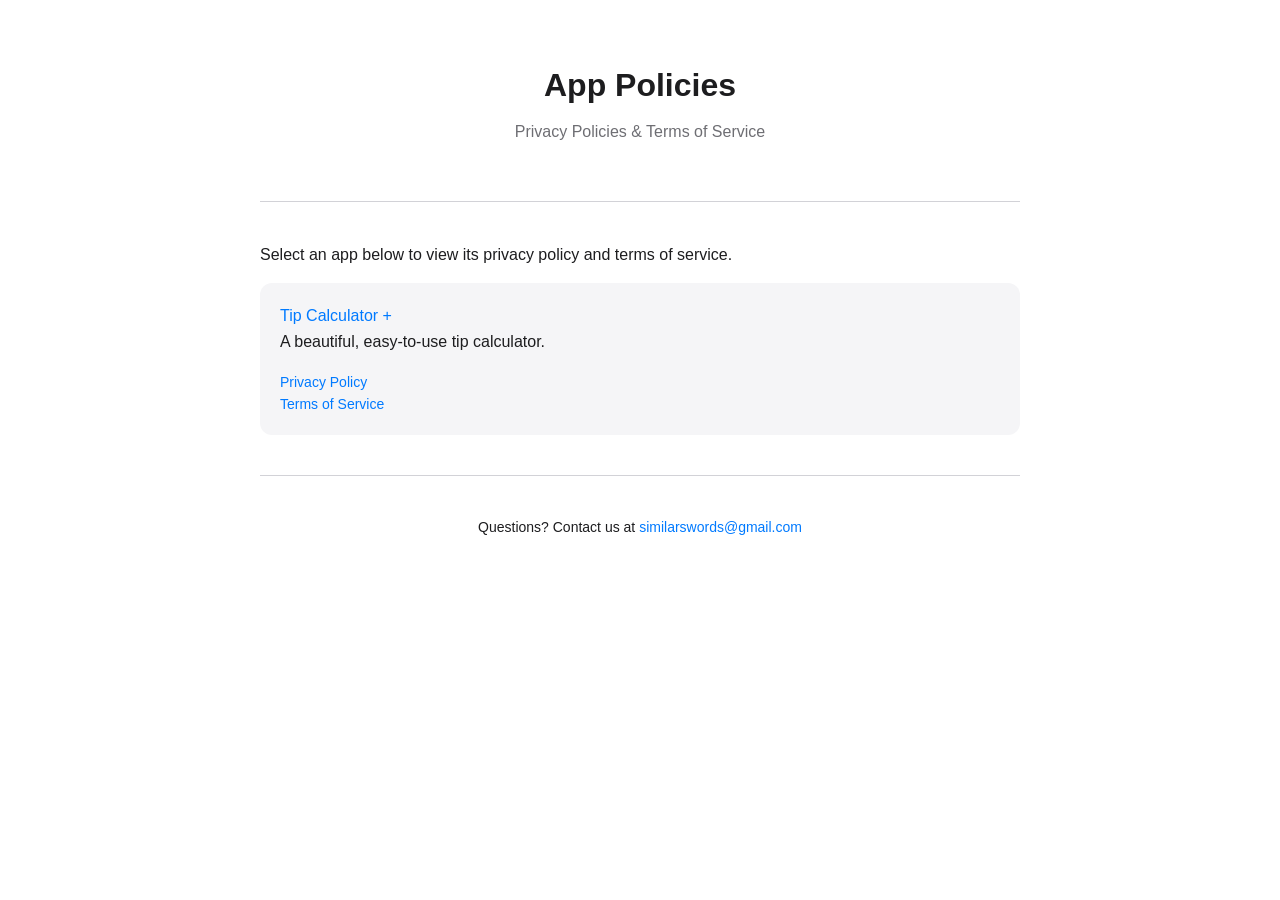
<file: index.html>
<!DOCTYPE html>
<html lang="en">
<head>
    <meta charset="UTF-8">
    <meta name="viewport" content="width=device-width, initial-scale=1.0">
    <title>App Policies</title>
    <link rel="stylesheet" href="style.css">
</head>
<body>
    <header>
        <h1>App Policies</h1>
        <p class="subtitle">Privacy Policies & Terms of Service</p>
    </header>

    <main>
        <p>Select an app below to view its privacy policy and terms of service.</p>

        <ul class="app-list">
            <li>
                <a href="tip-calculator-plus/index.html">Tip Calculator +</a>
                <p>A beautiful, easy-to-use tip calculator.</p>
                <div class="links">
                    <a href="tip-calculator-plus/privacy-policy.html">Privacy Policy</a>
                    <a href="tip-calculator-plus/terms-of-service.html">Terms of Service</a>
                </div>
            </li>
            <!-- Add more apps here as needed -->
        </ul>
    </main>

    <footer>
        <p>Questions? Contact us at <a href="mailto:similarswords@gmail.com">similarswords@gmail.com</a></p>
    </footer>
</body>
</html>
</file>
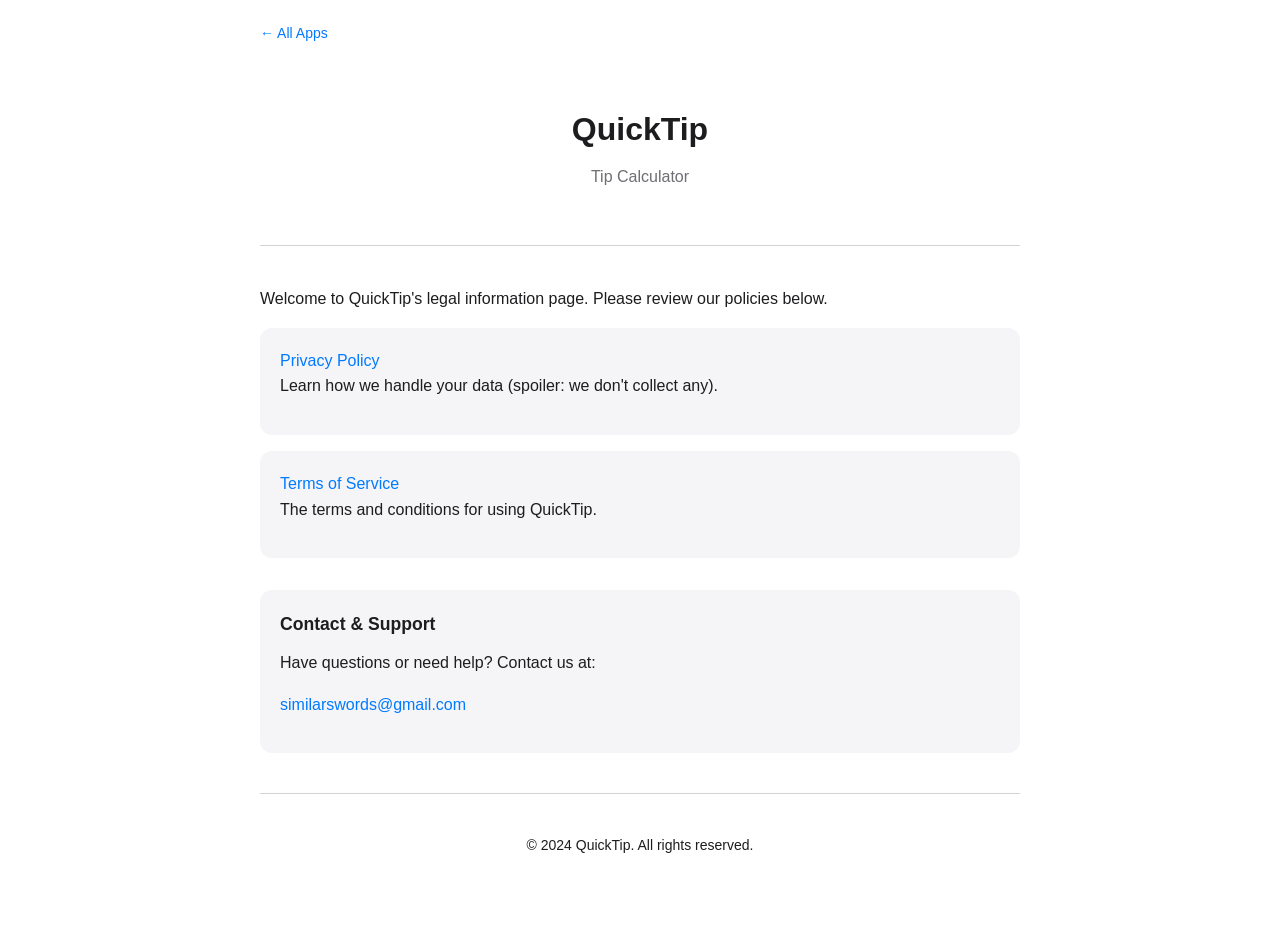
<file: quicktip/index.html>
<!DOCTYPE html>
<html lang="en">
<head>
    <meta charset="UTF-8">
    <meta name="viewport" content="width=device-width, initial-scale=1.0">
    <title>QuickTip - Legal</title>
    <link rel="stylesheet" href="../style.css">
</head>
<body>
    <a href="../index.html" class="back-link">&larr; All Apps</a>

    <header>
        <h1>QuickTip</h1>
        <p class="subtitle">Tip Calculator</p>
    </header>

    <main>
        <p>Welcome to QuickTip's legal information page. Please review our policies below.</p>

        <ul class="app-list">
            <li>
                <a href="privacy-policy.html">Privacy Policy</a>
                <p>Learn how we handle your data (spoiler: we don't collect any).</p>
            </li>
            <li>
                <a href="terms-of-service.html">Terms of Service</a>
                <p>The terms and conditions for using QuickTip.</p>
            </li>
        </ul>

        <div class="contact-info">
            <h3>Contact & Support</h3>
            <p>Have questions or need help? Contact us at:</p>
            <p><a href="mailto:similarswords@gmail.com">similarswords@gmail.com</a></p>
        </div>
    </main>

    <footer>
        <p>&copy; 2024 QuickTip. All rights reserved.</p>
    </footer>
</body>
</html>
</file>
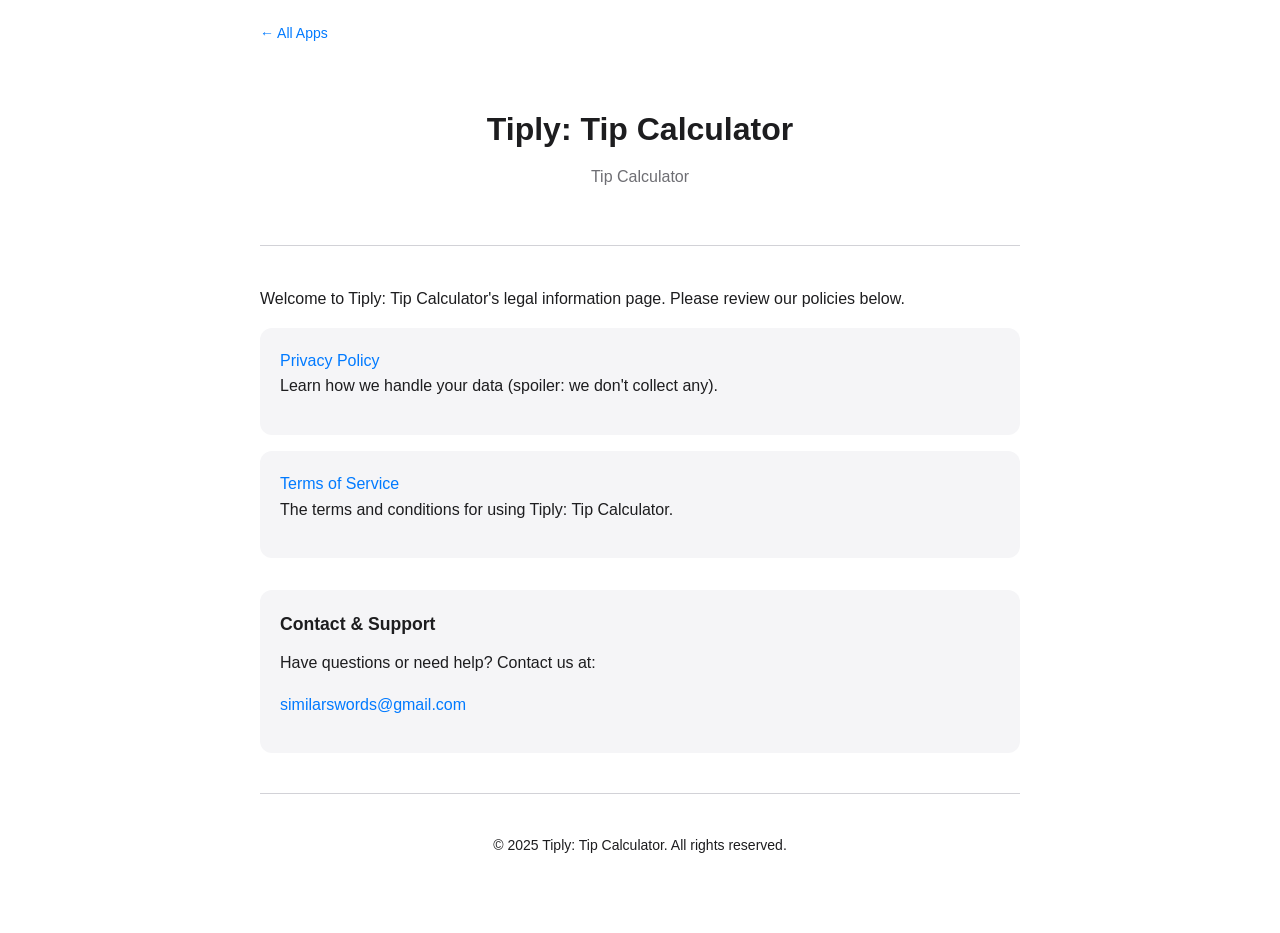
<file: tip-calculator-plus/index.html>
<!DOCTYPE html>
<html lang="en">
<head>
    <meta charset="UTF-8">
    <meta name="viewport" content="width=device-width, initial-scale=1.0">
    <title>Tiply: Tip Calculator - Legal</title>
    <link rel="stylesheet" href="../style.css">
</head>
<body>
    <a href="../index.html" class="back-link">&larr; All Apps</a>

    <header>
        <h1>Tiply: Tip Calculator</h1>
        <p class="subtitle">Tip Calculator</p>
    </header>

    <main>
        <p>Welcome to Tiply: Tip Calculator's legal information page. Please review our policies below.</p>

        <ul class="app-list">
            <li>
                <a href="privacy-policy.html">Privacy Policy</a>
                <p>Learn how we handle your data (spoiler: we don't collect any).</p>
            </li>
            <li>
                <a href="terms-of-service.html">Terms of Service</a>
                <p>The terms and conditions for using Tiply: Tip Calculator.</p>
            </li>
        </ul>

        <div class="contact-info">
            <h3>Contact & Support</h3>
            <p>Have questions or need help? Contact us at:</p>
            <p><a href="mailto:similarswords@gmail.com">similarswords@gmail.com</a></p>
        </div>
    </main>

    <footer>
        <p>&copy; 2025 Tiply: Tip Calculator. All rights reserved.</p>
    </footer>
</body>
</html>
</file>
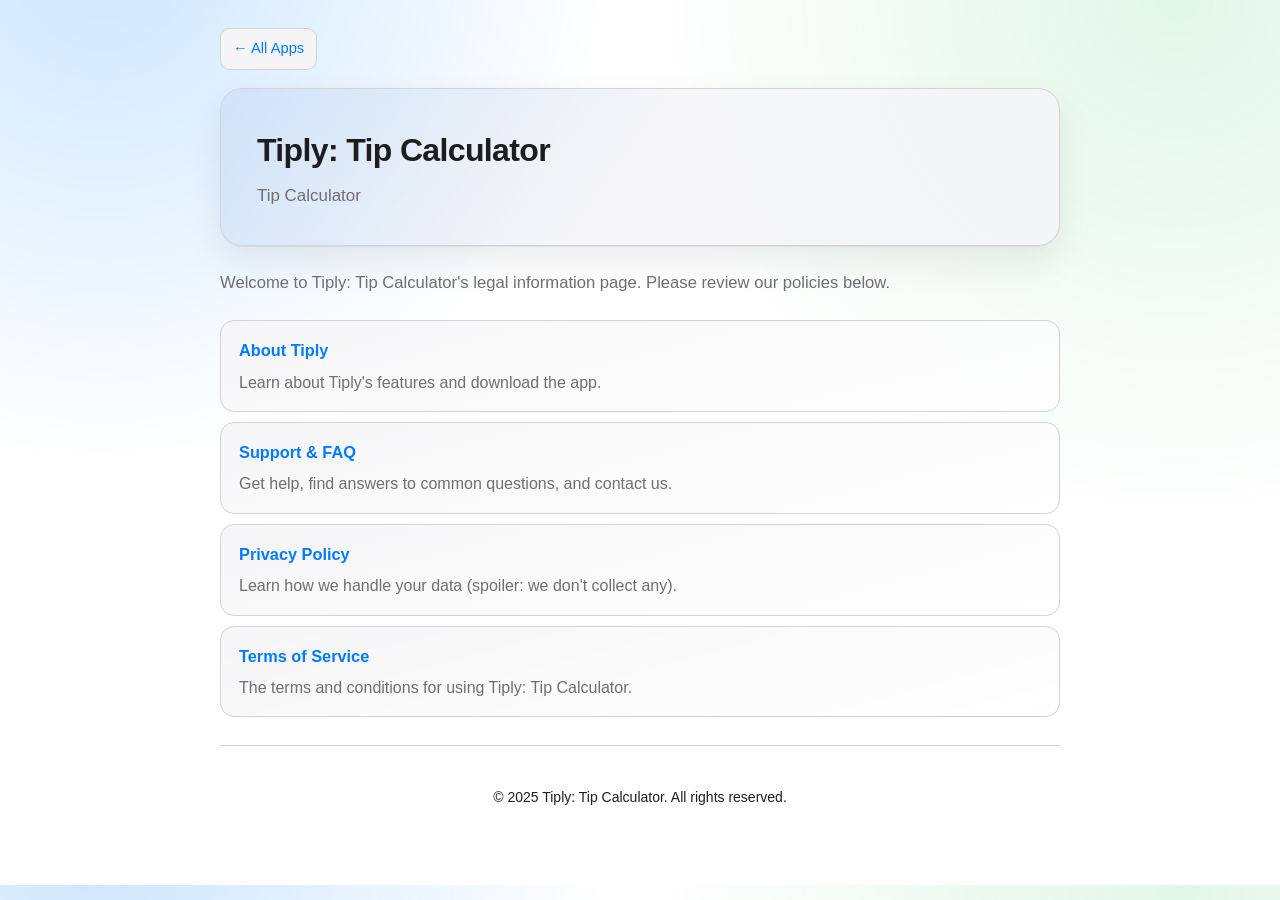
<file: tiply/index.html>
<!DOCTYPE html>
<html lang="en">
<head>
    <meta charset="UTF-8">
    <meta name="viewport" content="width=device-width, initial-scale=1.0">
    <title>Tiply: Tip Calculator - Legal</title>
    <link rel="stylesheet" href="../style.css">
</head>
<body class="tiply-modern">
    <div class="top-bar">
        <a href="../index.html" class="back-link">&larr; All Apps</a>
    </div>

    <header>
        <h1>Tiply: Tip Calculator</h1>
        <p class="subtitle">Tip Calculator</p>
    </header>

    <main>
        <p class="lead">Welcome to Tiply: Tip Calculator's legal information page. Please review our policies below.</p>

        <ul class="app-list">
            <li>
                <a href="about.html">About Tiply</a>
                <p>Learn about Tiply's features and download the app.</p>
            </li>
            <li>
                <a href="support.html">Support &amp; FAQ</a>
                <p>Get help, find answers to common questions, and contact us.</p>
            </li>
            <li>
                <a href="privacy-policy.html">Privacy Policy</a>
                <p>Learn how we handle your data (spoiler: we don't collect any).</p>
            </li>
            <li>
                <a href="terms-of-service.html">Terms of Service</a>
                <p>The terms and conditions for using Tiply: Tip Calculator.</p>
            </li>
        </ul>
    </main>

    <footer>
        <p>&copy; 2025 Tiply: Tip Calculator. All rights reserved.</p>
    </footer>
</body>
</html>
</file>
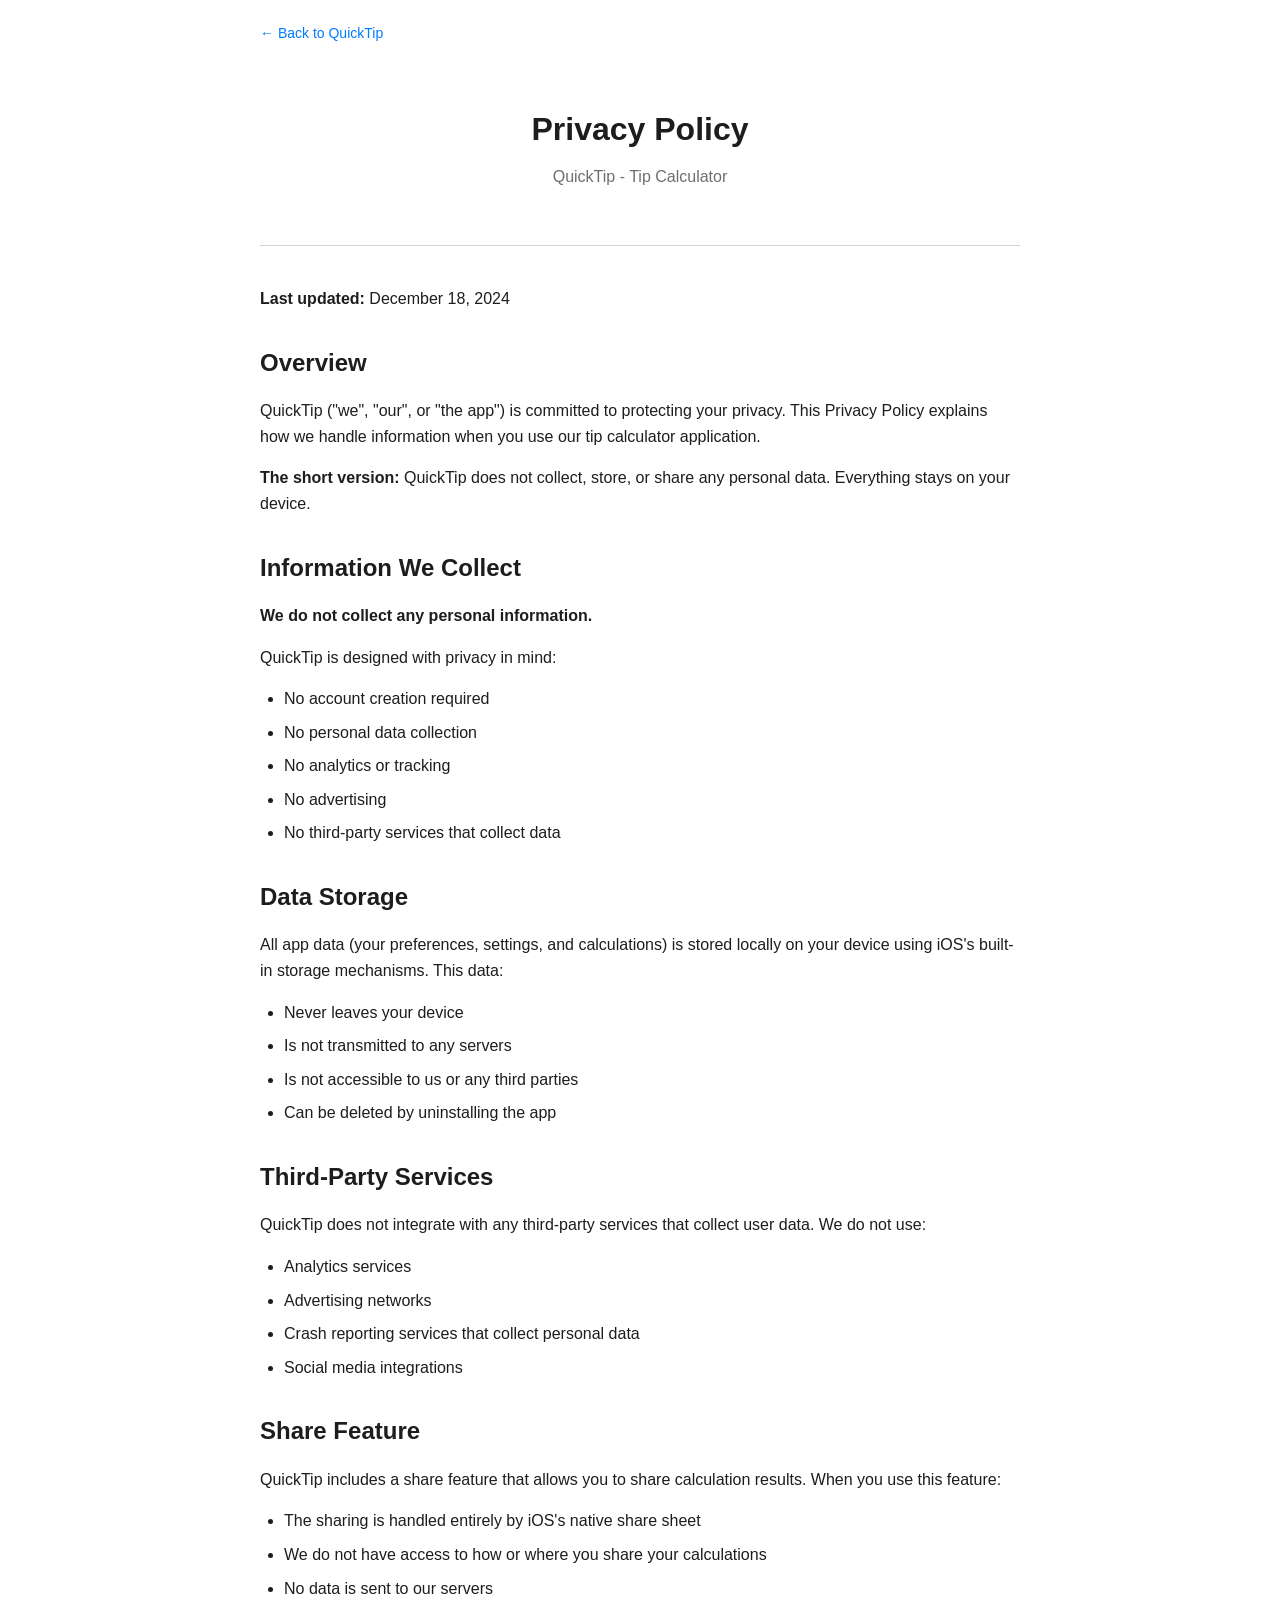
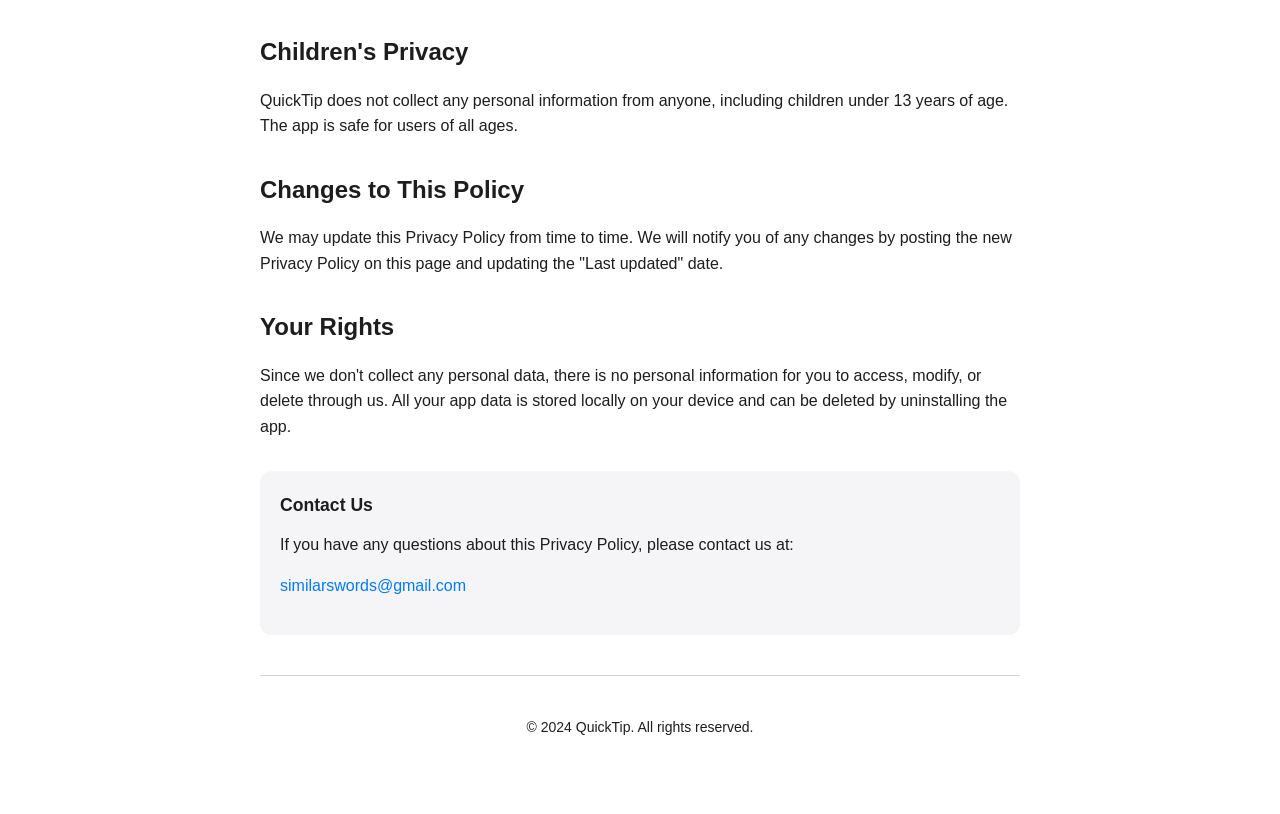
<file: quicktip/privacy-policy.html>
<!DOCTYPE html>
<html lang="en">
<head>
    <meta charset="UTF-8">
    <meta name="viewport" content="width=device-width, initial-scale=1.0">
    <title>Privacy Policy - QuickTip</title>
    <link rel="stylesheet" href="../style.css">
</head>
<body>
    <a href="index.html" class="back-link">&larr; Back to QuickTip</a>

    <header>
        <h1>Privacy Policy</h1>
        <p class="subtitle">QuickTip - Tip Calculator</p>
    </header>

    <main>
        <p><strong>Last updated:</strong> December 18, 2024</p>

        <h2>Overview</h2>
        <p>QuickTip ("we", "our", or "the app") is committed to protecting your privacy. This Privacy Policy explains how we handle information when you use our tip calculator application.</p>

        <p><strong>The short version:</strong> QuickTip does not collect, store, or share any personal data. Everything stays on your device.</p>

        <h2>Information We Collect</h2>
        <p><strong>We do not collect any personal information.</strong></p>
        <p>QuickTip is designed with privacy in mind:</p>
        <ul>
            <li>No account creation required</li>
            <li>No personal data collection</li>
            <li>No analytics or tracking</li>
            <li>No advertising</li>
            <li>No third-party services that collect data</li>
        </ul>

        <h2>Data Storage</h2>
        <p>All app data (your preferences, settings, and calculations) is stored locally on your device using iOS's built-in storage mechanisms. This data:</p>
        <ul>
            <li>Never leaves your device</li>
            <li>Is not transmitted to any servers</li>
            <li>Is not accessible to us or any third parties</li>
            <li>Can be deleted by uninstalling the app</li>
        </ul>

        <h2>Third-Party Services</h2>
        <p>QuickTip does not integrate with any third-party services that collect user data. We do not use:</p>
        <ul>
            <li>Analytics services</li>
            <li>Advertising networks</li>
            <li>Crash reporting services that collect personal data</li>
            <li>Social media integrations</li>
        </ul>

        <h2>Share Feature</h2>
        <p>QuickTip includes a share feature that allows you to share calculation results. When you use this feature:</p>
        <ul>
            <li>The sharing is handled entirely by iOS's native share sheet</li>
            <li>We do not have access to how or where you share your calculations</li>
            <li>No data is sent to our servers</li>
        </ul>

        <h2>Children's Privacy</h2>
        <p>QuickTip does not collect any personal information from anyone, including children under 13 years of age. The app is safe for users of all ages.</p>

        <h2>Changes to This Policy</h2>
        <p>We may update this Privacy Policy from time to time. We will notify you of any changes by posting the new Privacy Policy on this page and updating the "Last updated" date.</p>

        <h2>Your Rights</h2>
        <p>Since we don't collect any personal data, there is no personal information for you to access, modify, or delete through us. All your app data is stored locally on your device and can be deleted by uninstalling the app.</p>

        <div class="contact-info">
            <h3>Contact Us</h3>
            <p>If you have any questions about this Privacy Policy, please contact us at:</p>
            <p><a href="mailto:similarswords@gmail.com">similarswords@gmail.com</a></p>
        </div>
    </main>

    <footer>
        <p>&copy; 2024 QuickTip. All rights reserved.</p>
    </footer>
</body>
</html>
</file>
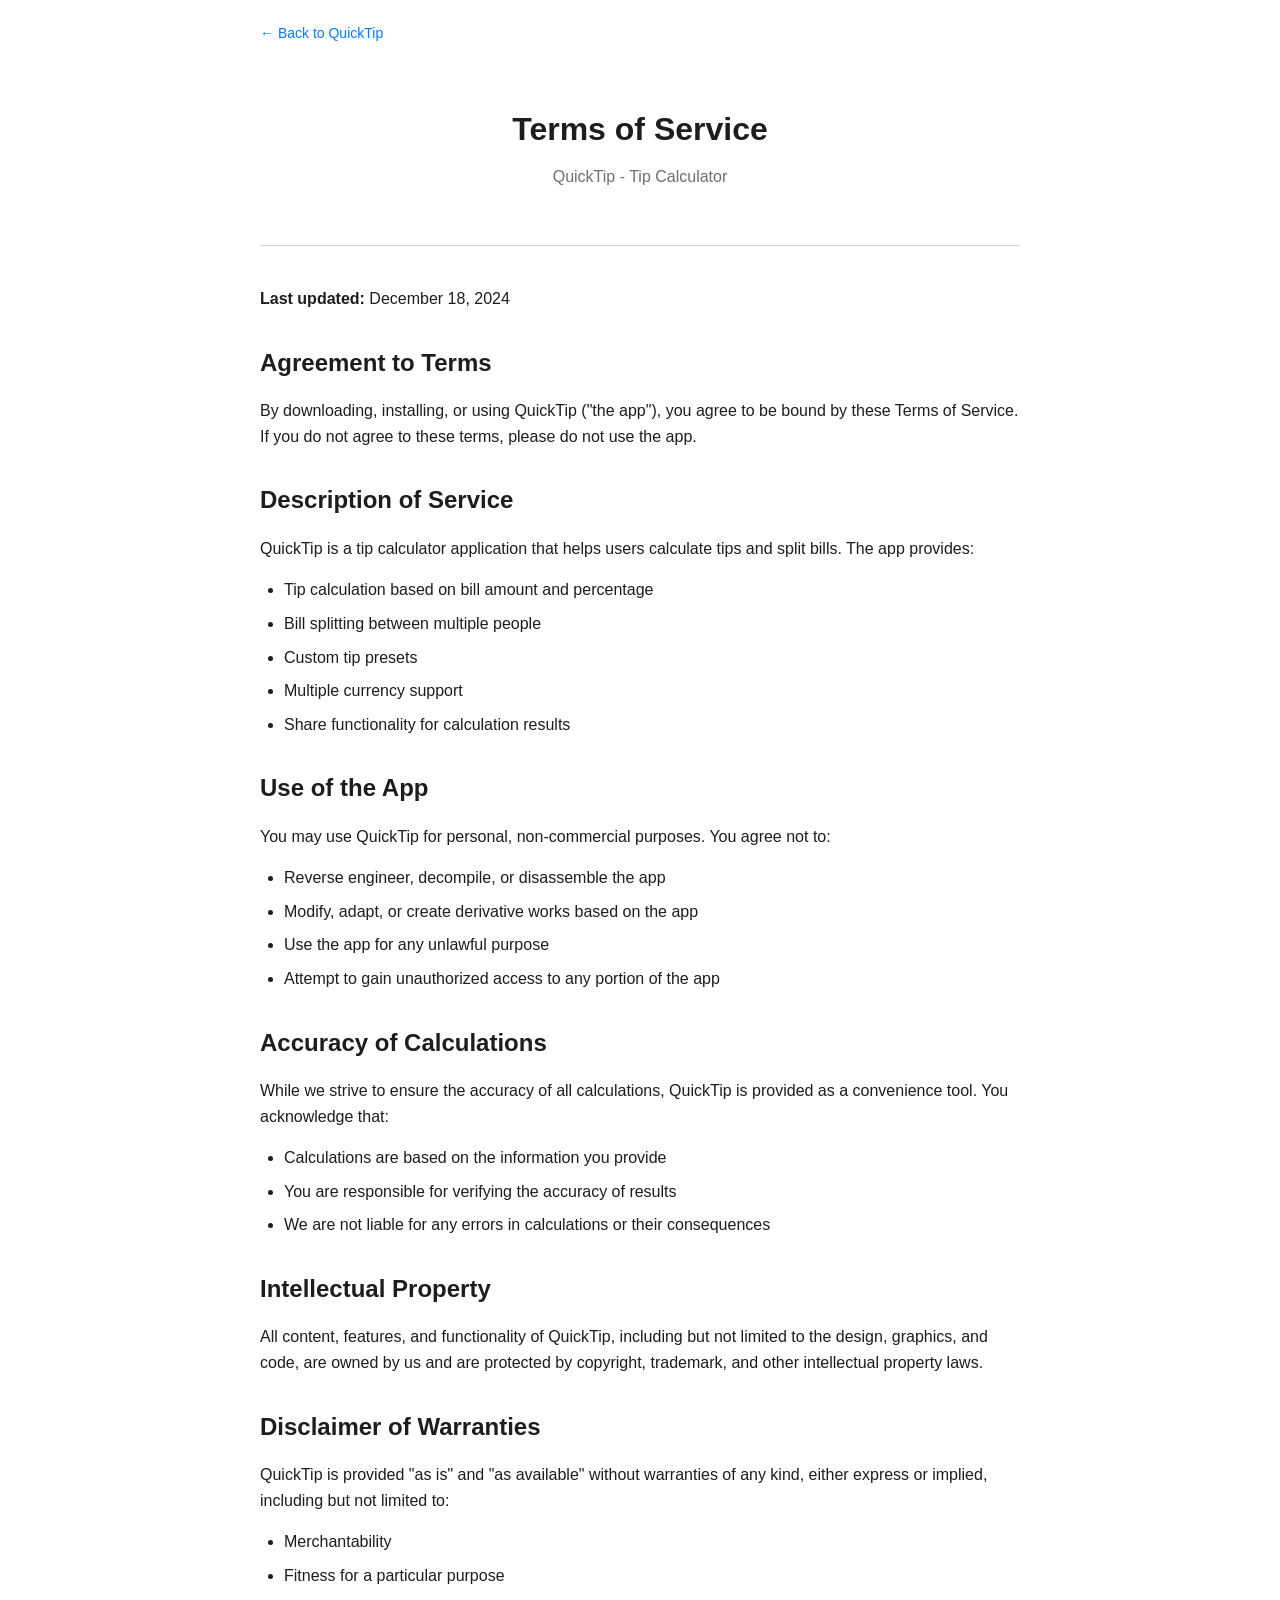
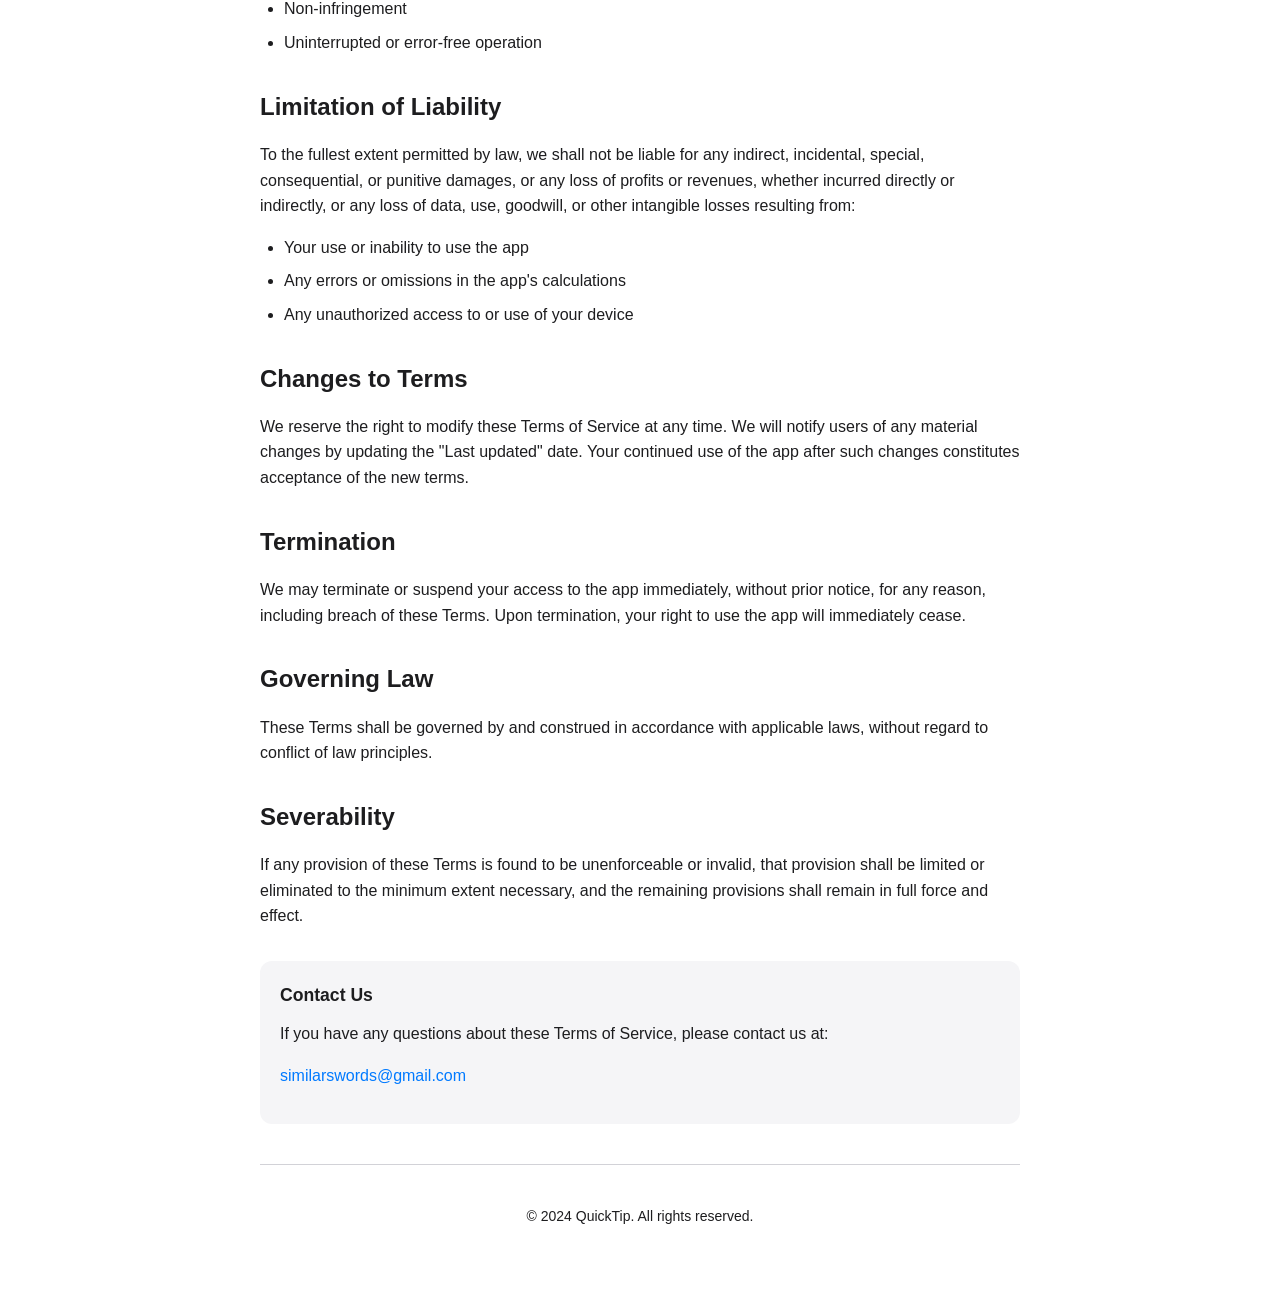
<file: quicktip/terms-of-service.html>
<!DOCTYPE html>
<html lang="en">
<head>
    <meta charset="UTF-8">
    <meta name="viewport" content="width=device-width, initial-scale=1.0">
    <title>Terms of Service - QuickTip</title>
    <link rel="stylesheet" href="../style.css">
</head>
<body>
    <a href="index.html" class="back-link">&larr; Back to QuickTip</a>

    <header>
        <h1>Terms of Service</h1>
        <p class="subtitle">QuickTip - Tip Calculator</p>
    </header>

    <main>
        <p><strong>Last updated:</strong> December 18, 2024</p>

        <h2>Agreement to Terms</h2>
        <p>By downloading, installing, or using QuickTip ("the app"), you agree to be bound by these Terms of Service. If you do not agree to these terms, please do not use the app.</p>

        <h2>Description of Service</h2>
        <p>QuickTip is a tip calculator application that helps users calculate tips and split bills. The app provides:</p>
        <ul>
            <li>Tip calculation based on bill amount and percentage</li>
            <li>Bill splitting between multiple people</li>
            <li>Custom tip presets</li>
            <li>Multiple currency support</li>
            <li>Share functionality for calculation results</li>
        </ul>

        <h2>Use of the App</h2>
        <p>You may use QuickTip for personal, non-commercial purposes. You agree not to:</p>
        <ul>
            <li>Reverse engineer, decompile, or disassemble the app</li>
            <li>Modify, adapt, or create derivative works based on the app</li>
            <li>Use the app for any unlawful purpose</li>
            <li>Attempt to gain unauthorized access to any portion of the app</li>
        </ul>

        <h2>Accuracy of Calculations</h2>
        <p>While we strive to ensure the accuracy of all calculations, QuickTip is provided as a convenience tool. You acknowledge that:</p>
        <ul>
            <li>Calculations are based on the information you provide</li>
            <li>You are responsible for verifying the accuracy of results</li>
            <li>We are not liable for any errors in calculations or their consequences</li>
        </ul>

        <h2>Intellectual Property</h2>
        <p>All content, features, and functionality of QuickTip, including but not limited to the design, graphics, and code, are owned by us and are protected by copyright, trademark, and other intellectual property laws.</p>

        <h2>Disclaimer of Warranties</h2>
        <p>QuickTip is provided "as is" and "as available" without warranties of any kind, either express or implied, including but not limited to:</p>
        <ul>
            <li>Merchantability</li>
            <li>Fitness for a particular purpose</li>
            <li>Non-infringement</li>
            <li>Uninterrupted or error-free operation</li>
        </ul>

        <h2>Limitation of Liability</h2>
        <p>To the fullest extent permitted by law, we shall not be liable for any indirect, incidental, special, consequential, or punitive damages, or any loss of profits or revenues, whether incurred directly or indirectly, or any loss of data, use, goodwill, or other intangible losses resulting from:</p>
        <ul>
            <li>Your use or inability to use the app</li>
            <li>Any errors or omissions in the app's calculations</li>
            <li>Any unauthorized access to or use of your device</li>
        </ul>

        <h2>Changes to Terms</h2>
        <p>We reserve the right to modify these Terms of Service at any time. We will notify users of any material changes by updating the "Last updated" date. Your continued use of the app after such changes constitutes acceptance of the new terms.</p>

        <h2>Termination</h2>
        <p>We may terminate or suspend your access to the app immediately, without prior notice, for any reason, including breach of these Terms. Upon termination, your right to use the app will immediately cease.</p>

        <h2>Governing Law</h2>
        <p>These Terms shall be governed by and construed in accordance with applicable laws, without regard to conflict of law principles.</p>

        <h2>Severability</h2>
        <p>If any provision of these Terms is found to be unenforceable or invalid, that provision shall be limited or eliminated to the minimum extent necessary, and the remaining provisions shall remain in full force and effect.</p>

        <div class="contact-info">
            <h3>Contact Us</h3>
            <p>If you have any questions about these Terms of Service, please contact us at:</p>
            <p><a href="mailto:similarswords@gmail.com">similarswords@gmail.com</a></p>
        </div>
    </main>

    <footer>
        <p>&copy; 2024 QuickTip. All rights reserved.</p>
    </footer>
</body>
</html>
</file>
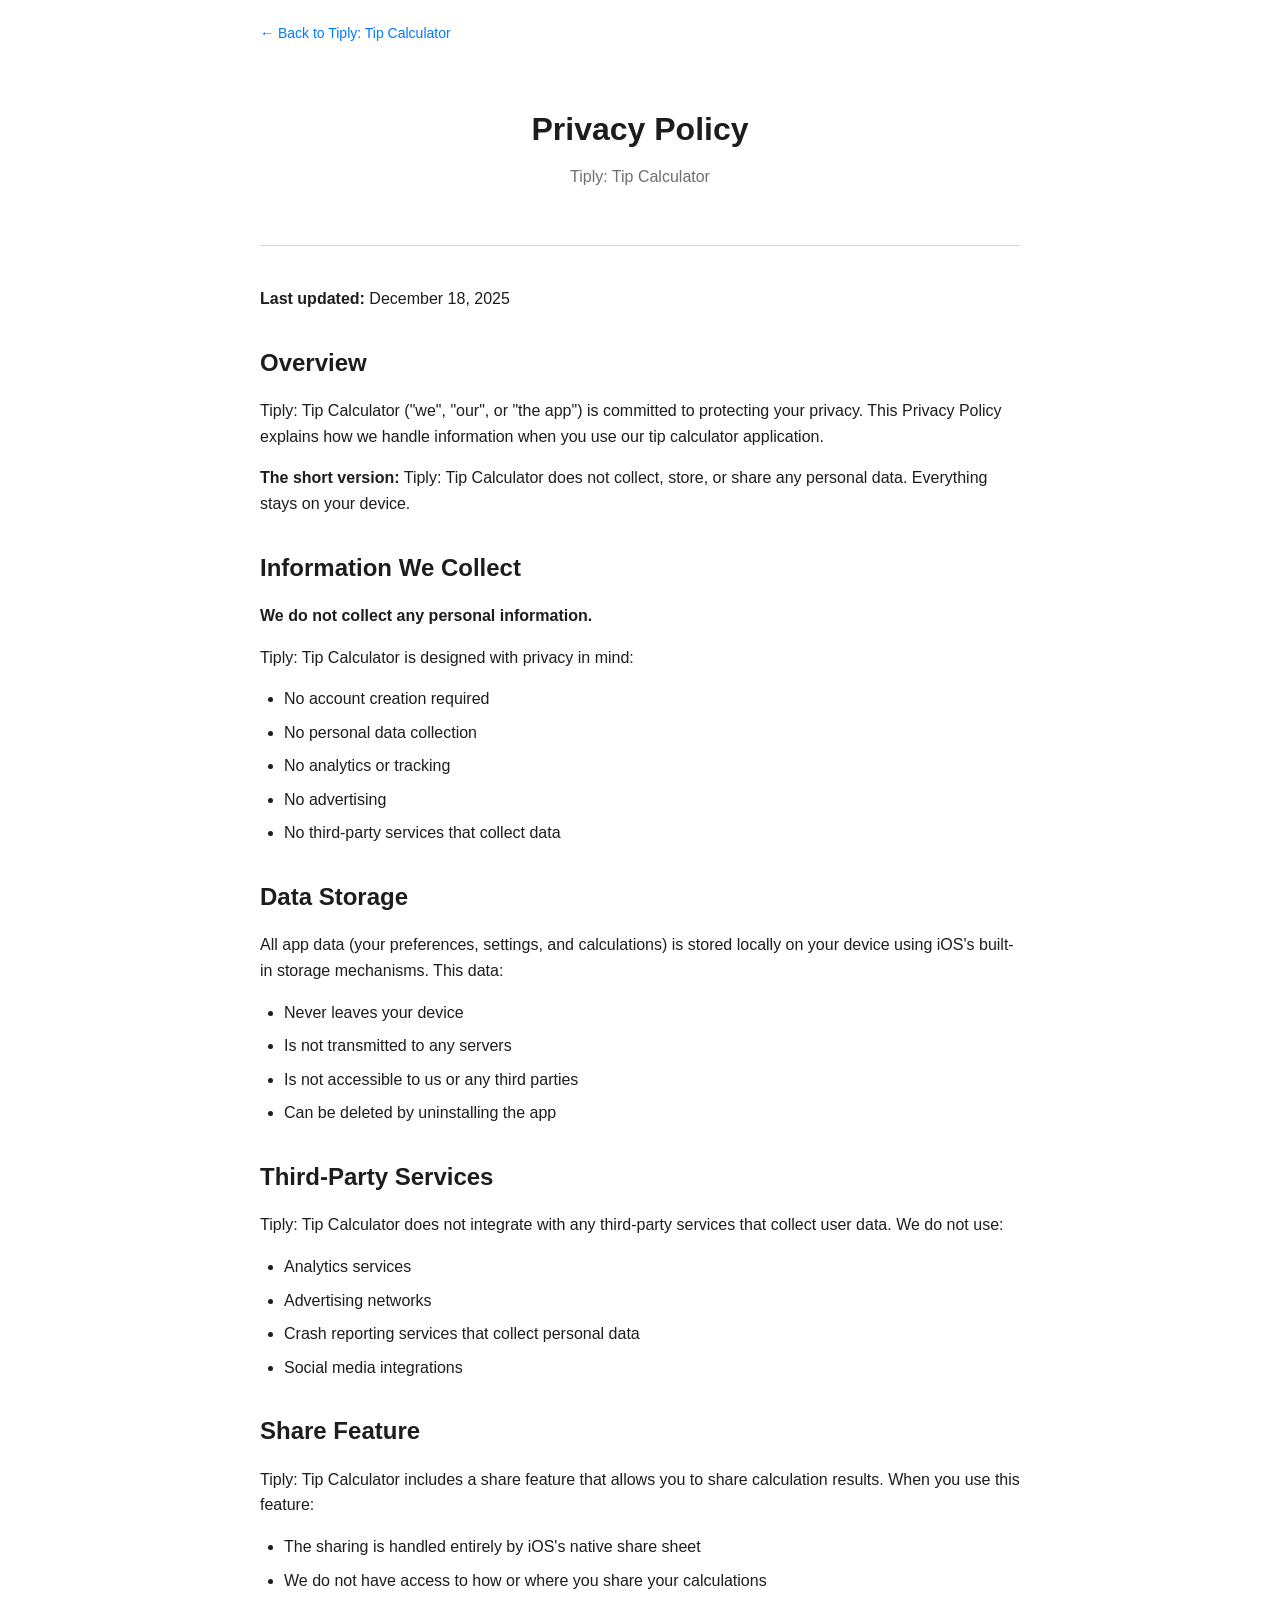
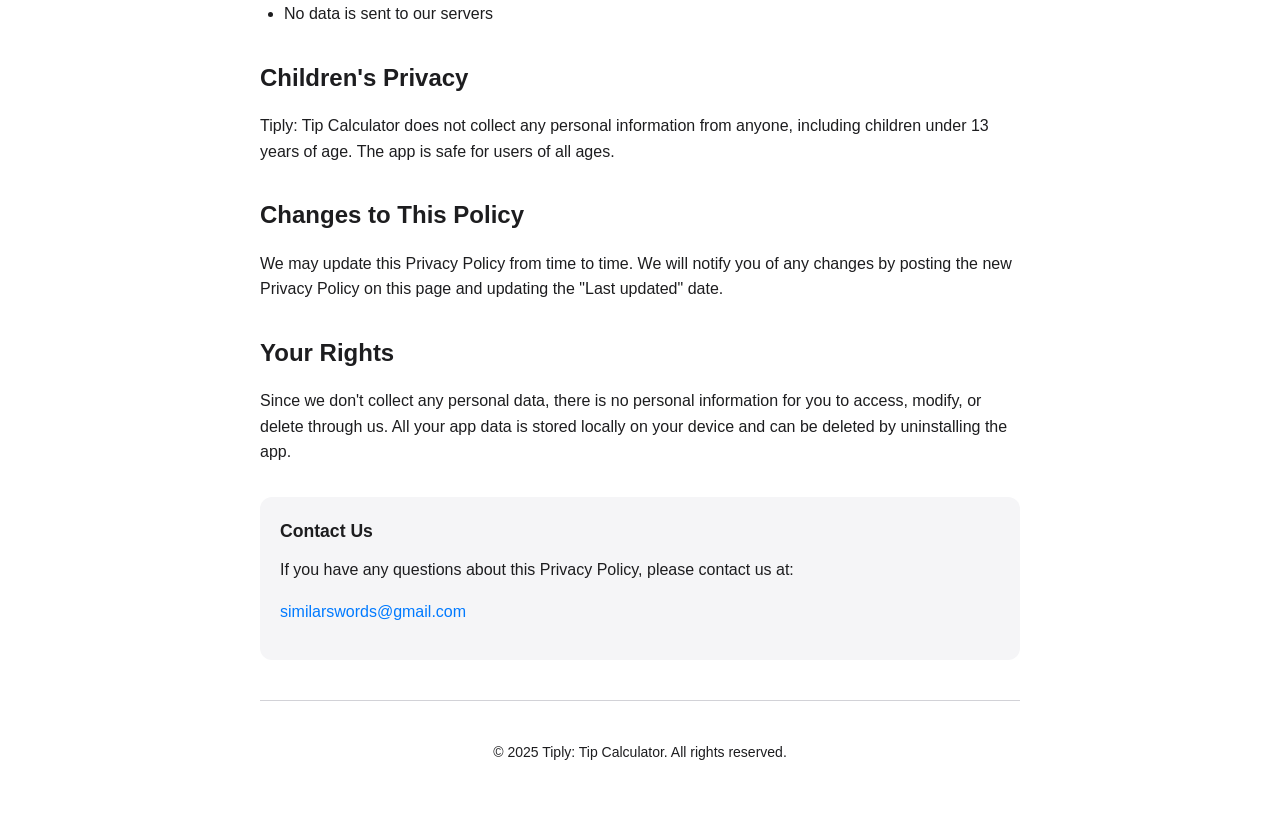
<file: tip-calculator-plus/privacy-policy.html>
<!DOCTYPE html>
<html lang="en">
<head>
    <meta charset="UTF-8">
    <meta name="viewport" content="width=device-width, initial-scale=1.0">
    <title>Privacy Policy - Tiply: Tip Calculator</title>
    <link rel="stylesheet" href="../style.css">
</head>
<body>
    <a href="index.html" class="back-link">&larr; Back to Tiply: Tip Calculator</a>

    <header>
        <h1>Privacy Policy</h1>
        <p class="subtitle">Tiply: Tip Calculator</p>
    </header>

    <main>
        <p><strong>Last updated:</strong> December 18, 2025</p>

        <h2>Overview</h2>
        <p>Tiply: Tip Calculator ("we", "our", or "the app") is committed to protecting your privacy. This Privacy Policy explains how we handle information when you use our tip calculator application.</p>

        <p><strong>The short version:</strong> Tiply: Tip Calculator does not collect, store, or share any personal data. Everything stays on your device.</p>

        <h2>Information We Collect</h2>
        <p><strong>We do not collect any personal information.</strong></p>
        <p>Tiply: Tip Calculator is designed with privacy in mind:</p>
        <ul>
            <li>No account creation required</li>
            <li>No personal data collection</li>
            <li>No analytics or tracking</li>
            <li>No advertising</li>
            <li>No third-party services that collect data</li>
        </ul>

        <h2>Data Storage</h2>
        <p>All app data (your preferences, settings, and calculations) is stored locally on your device using iOS's built-in storage mechanisms. This data:</p>
        <ul>
            <li>Never leaves your device</li>
            <li>Is not transmitted to any servers</li>
            <li>Is not accessible to us or any third parties</li>
            <li>Can be deleted by uninstalling the app</li>
        </ul>

        <h2>Third-Party Services</h2>
        <p>Tiply: Tip Calculator does not integrate with any third-party services that collect user data. We do not use:</p>
        <ul>
            <li>Analytics services</li>
            <li>Advertising networks</li>
            <li>Crash reporting services that collect personal data</li>
            <li>Social media integrations</li>
        </ul>

        <h2>Share Feature</h2>
        <p>Tiply: Tip Calculator includes a share feature that allows you to share calculation results. When you use this feature:</p>
        <ul>
            <li>The sharing is handled entirely by iOS's native share sheet</li>
            <li>We do not have access to how or where you share your calculations</li>
            <li>No data is sent to our servers</li>
        </ul>

        <h2>Children's Privacy</h2>
        <p>Tiply: Tip Calculator does not collect any personal information from anyone, including children under 13 years of age. The app is safe for users of all ages.</p>

        <h2>Changes to This Policy</h2>
        <p>We may update this Privacy Policy from time to time. We will notify you of any changes by posting the new Privacy Policy on this page and updating the "Last updated" date.</p>

        <h2>Your Rights</h2>
        <p>Since we don't collect any personal data, there is no personal information for you to access, modify, or delete through us. All your app data is stored locally on your device and can be deleted by uninstalling the app.</p>

        <div class="contact-info">
            <h3>Contact Us</h3>
            <p>If you have any questions about this Privacy Policy, please contact us at:</p>
            <p><a href="mailto:similarswords@gmail.com">similarswords@gmail.com</a></p>
        </div>
    </main>

    <footer>
        <p>&copy; 2025 Tiply: Tip Calculator. All rights reserved.</p>
    </footer>
</body>
</html>
</file>
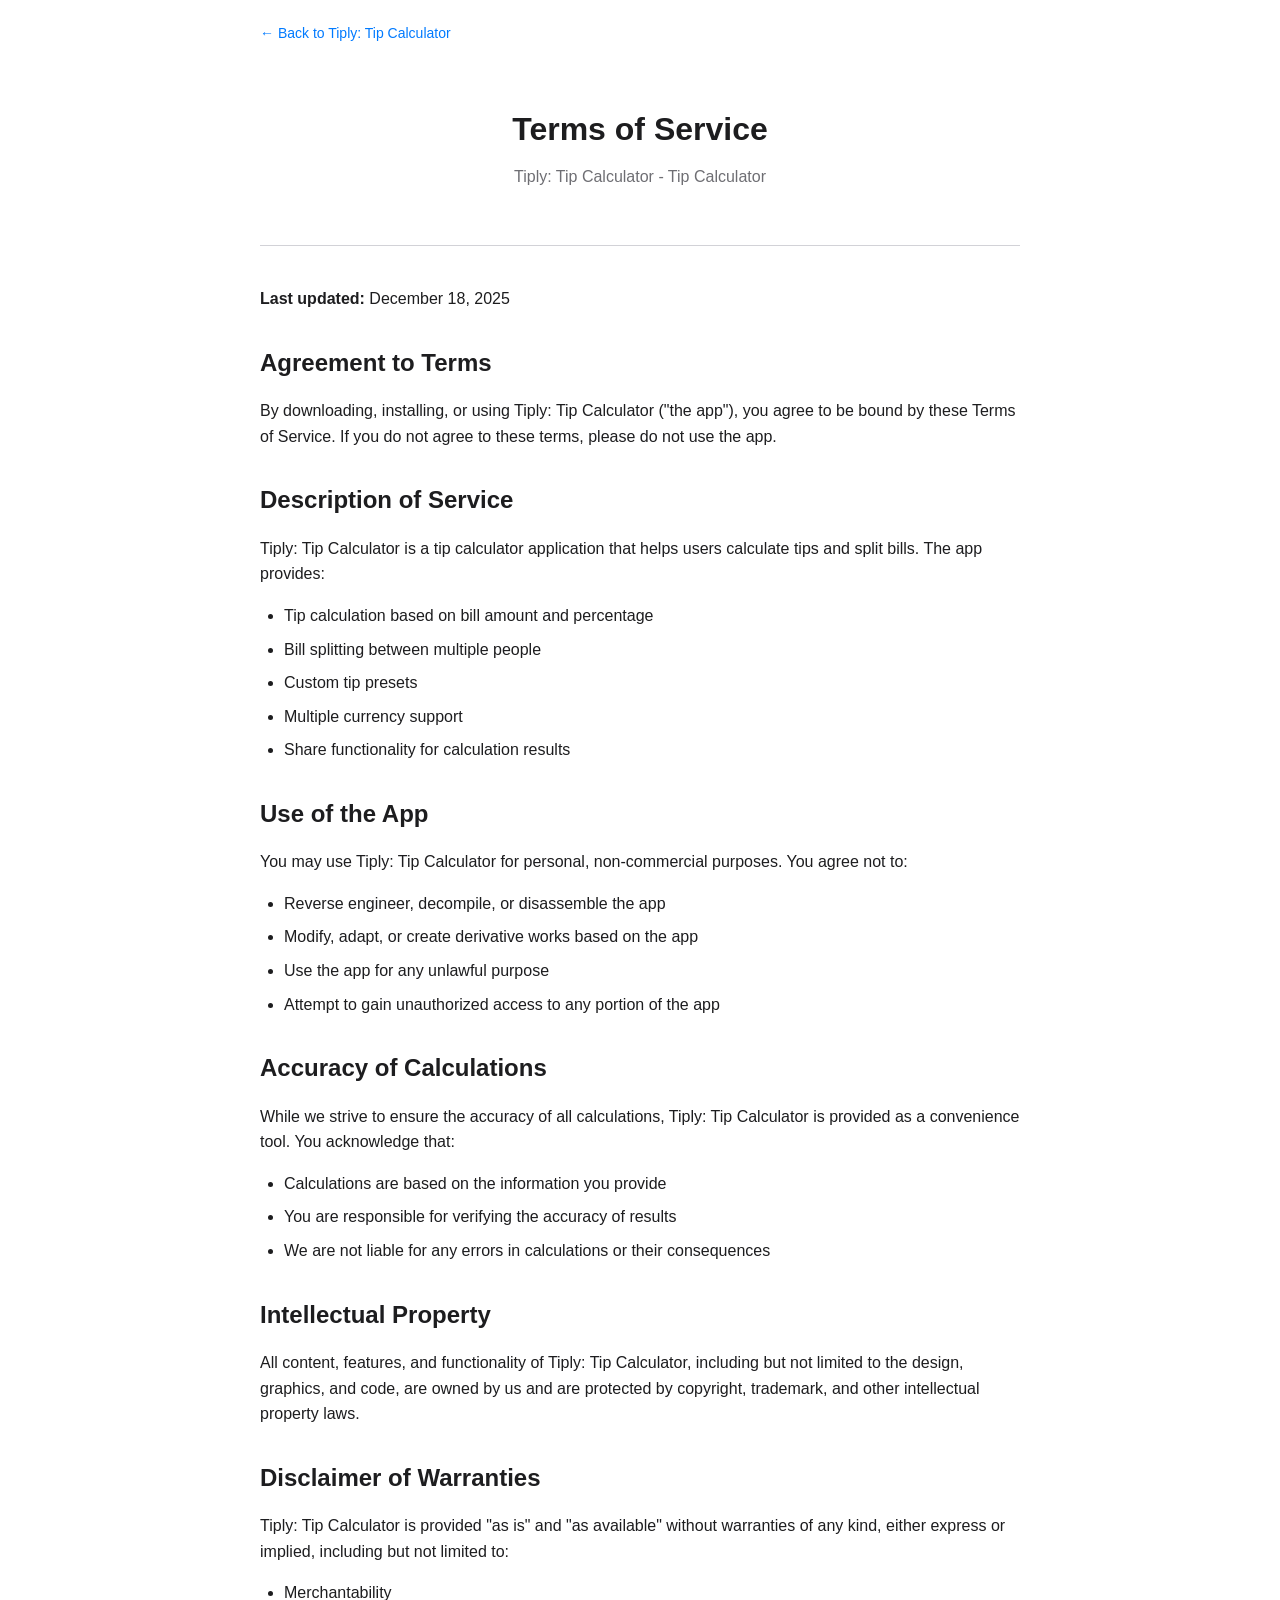
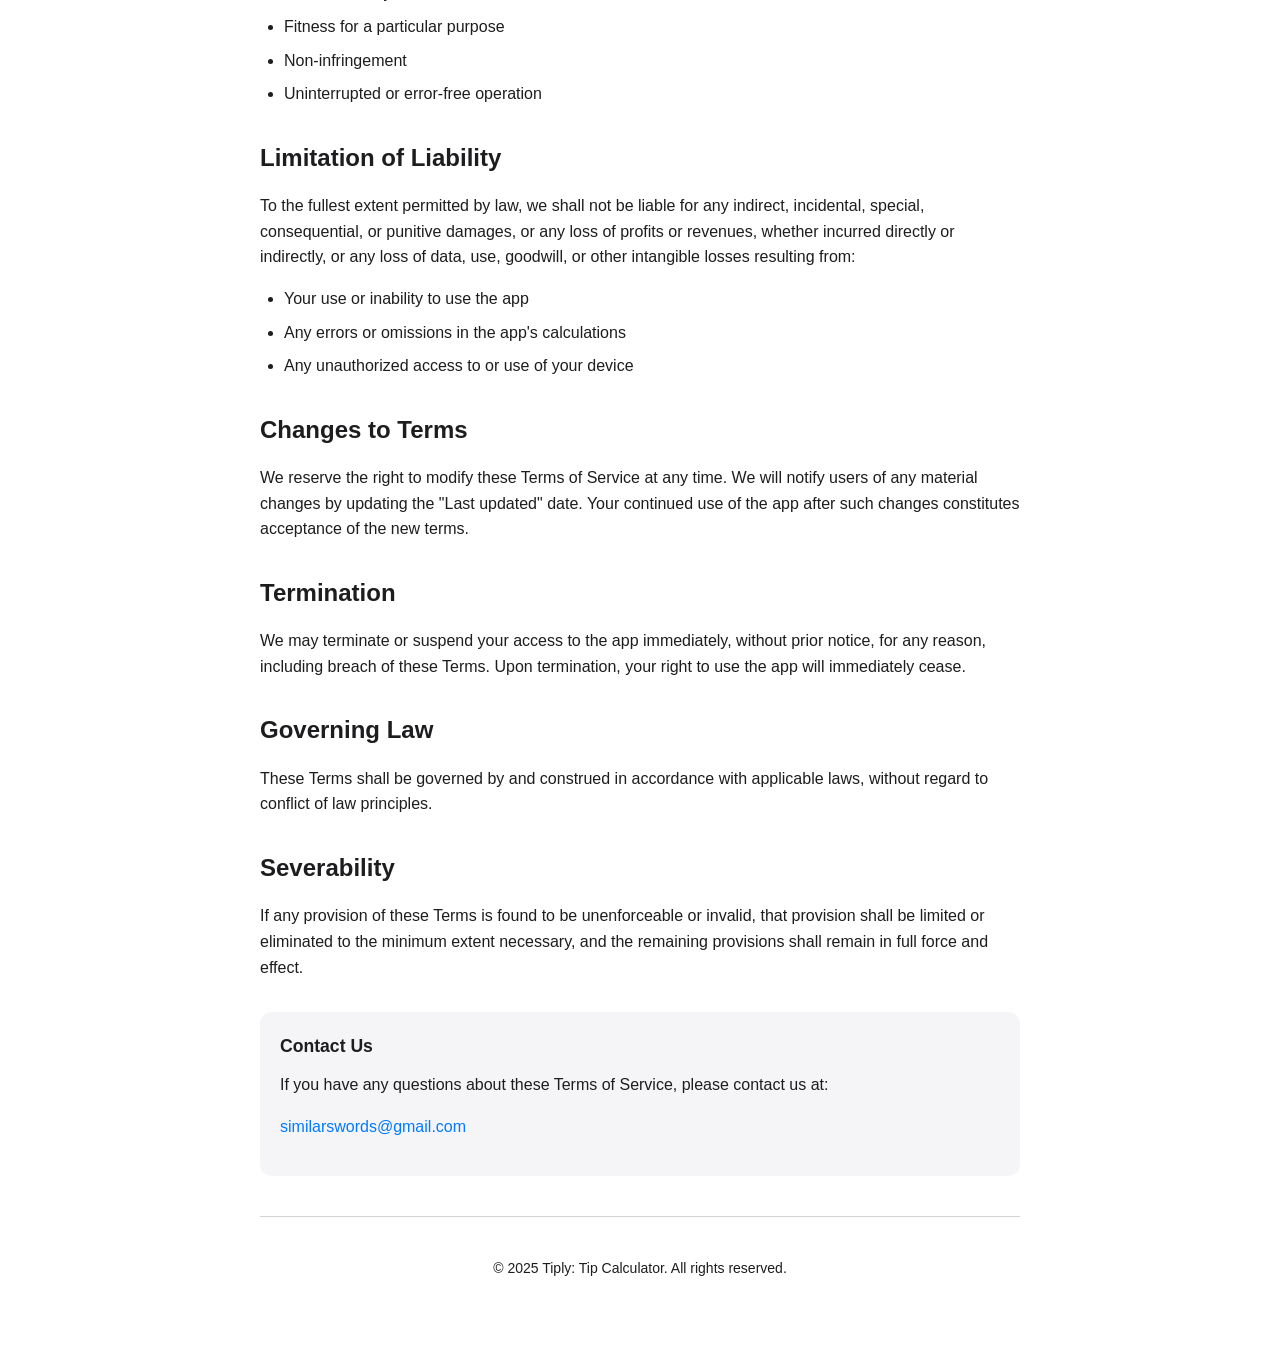
<file: tip-calculator-plus/terms-of-service.html>
<!DOCTYPE html>
<html lang="en">
<head>
    <meta charset="UTF-8">
    <meta name="viewport" content="width=device-width, initial-scale=1.0">
    <title>Terms of Service - Tiply: Tip Calculator</title>
    <link rel="stylesheet" href="../style.css">
</head>
<body>
    <a href="index.html" class="back-link">&larr; Back to Tiply: Tip Calculator</a>

    <header>
        <h1>Terms of Service</h1>
        <p class="subtitle">Tiply: Tip Calculator - Tip Calculator</p>
    </header>

    <main>
        <p><strong>Last updated:</strong> December 18, 2025</p>

        <h2>Agreement to Terms</h2>
        <p>By downloading, installing, or using Tiply: Tip Calculator ("the app"), you agree to be bound by these Terms of Service. If you do not agree to these terms, please do not use the app.</p>

        <h2>Description of Service</h2>
        <p>Tiply: Tip Calculator is a tip calculator application that helps users calculate tips and split bills. The app provides:</p>
        <ul>
            <li>Tip calculation based on bill amount and percentage</li>
            <li>Bill splitting between multiple people</li>
            <li>Custom tip presets</li>
            <li>Multiple currency support</li>
            <li>Share functionality for calculation results</li>
        </ul>

        <h2>Use of the App</h2>
        <p>You may use Tiply: Tip Calculator for personal, non-commercial purposes. You agree not to:</p>
        <ul>
            <li>Reverse engineer, decompile, or disassemble the app</li>
            <li>Modify, adapt, or create derivative works based on the app</li>
            <li>Use the app for any unlawful purpose</li>
            <li>Attempt to gain unauthorized access to any portion of the app</li>
        </ul>

        <h2>Accuracy of Calculations</h2>
        <p>While we strive to ensure the accuracy of all calculations, Tiply: Tip Calculator is provided as a convenience tool. You acknowledge that:</p>
        <ul>
            <li>Calculations are based on the information you provide</li>
            <li>You are responsible for verifying the accuracy of results</li>
            <li>We are not liable for any errors in calculations or their consequences</li>
        </ul>

        <h2>Intellectual Property</h2>
        <p>All content, features, and functionality of Tiply: Tip Calculator, including but not limited to the design, graphics, and code, are owned by us and are protected by copyright, trademark, and other intellectual property laws.</p>

        <h2>Disclaimer of Warranties</h2>
        <p>Tiply: Tip Calculator is provided "as is" and "as available" without warranties of any kind, either express or implied, including but not limited to:</p>
        <ul>
            <li>Merchantability</li>
            <li>Fitness for a particular purpose</li>
            <li>Non-infringement</li>
            <li>Uninterrupted or error-free operation</li>
        </ul>

        <h2>Limitation of Liability</h2>
        <p>To the fullest extent permitted by law, we shall not be liable for any indirect, incidental, special, consequential, or punitive damages, or any loss of profits or revenues, whether incurred directly or indirectly, or any loss of data, use, goodwill, or other intangible losses resulting from:</p>
        <ul>
            <li>Your use or inability to use the app</li>
            <li>Any errors or omissions in the app's calculations</li>
            <li>Any unauthorized access to or use of your device</li>
        </ul>

        <h2>Changes to Terms</h2>
        <p>We reserve the right to modify these Terms of Service at any time. We will notify users of any material changes by updating the "Last updated" date. Your continued use of the app after such changes constitutes acceptance of the new terms.</p>

        <h2>Termination</h2>
        <p>We may terminate or suspend your access to the app immediately, without prior notice, for any reason, including breach of these Terms. Upon termination, your right to use the app will immediately cease.</p>

        <h2>Governing Law</h2>
        <p>These Terms shall be governed by and construed in accordance with applicable laws, without regard to conflict of law principles.</p>

        <h2>Severability</h2>
        <p>If any provision of these Terms is found to be unenforceable or invalid, that provision shall be limited or eliminated to the minimum extent necessary, and the remaining provisions shall remain in full force and effect.</p>

        <div class="contact-info">
            <h3>Contact Us</h3>
            <p>If you have any questions about these Terms of Service, please contact us at:</p>
            <p><a href="mailto:similarswords@gmail.com">similarswords@gmail.com</a></p>
        </div>
    </main>

    <footer>
        <p>&copy; 2025 Tiply: Tip Calculator. All rights reserved.</p>
    </footer>
</body>
</html>
</file>
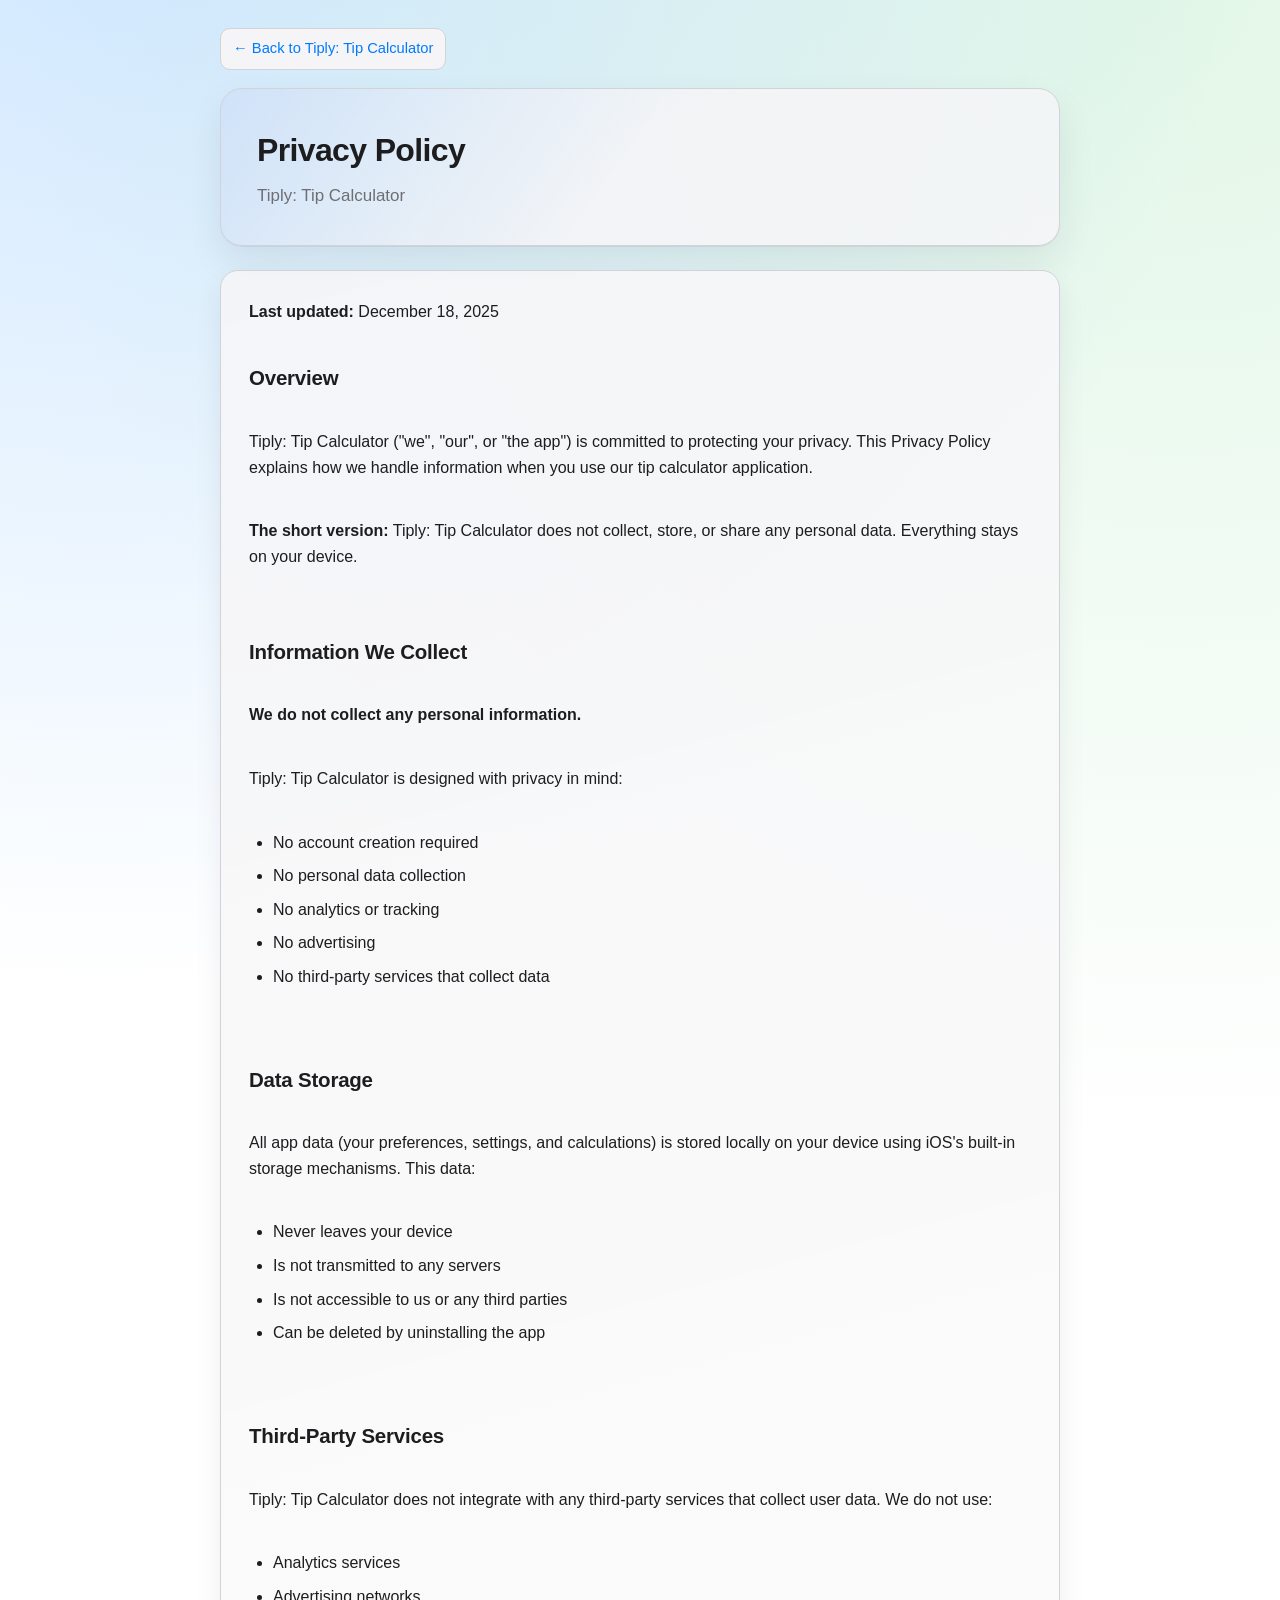
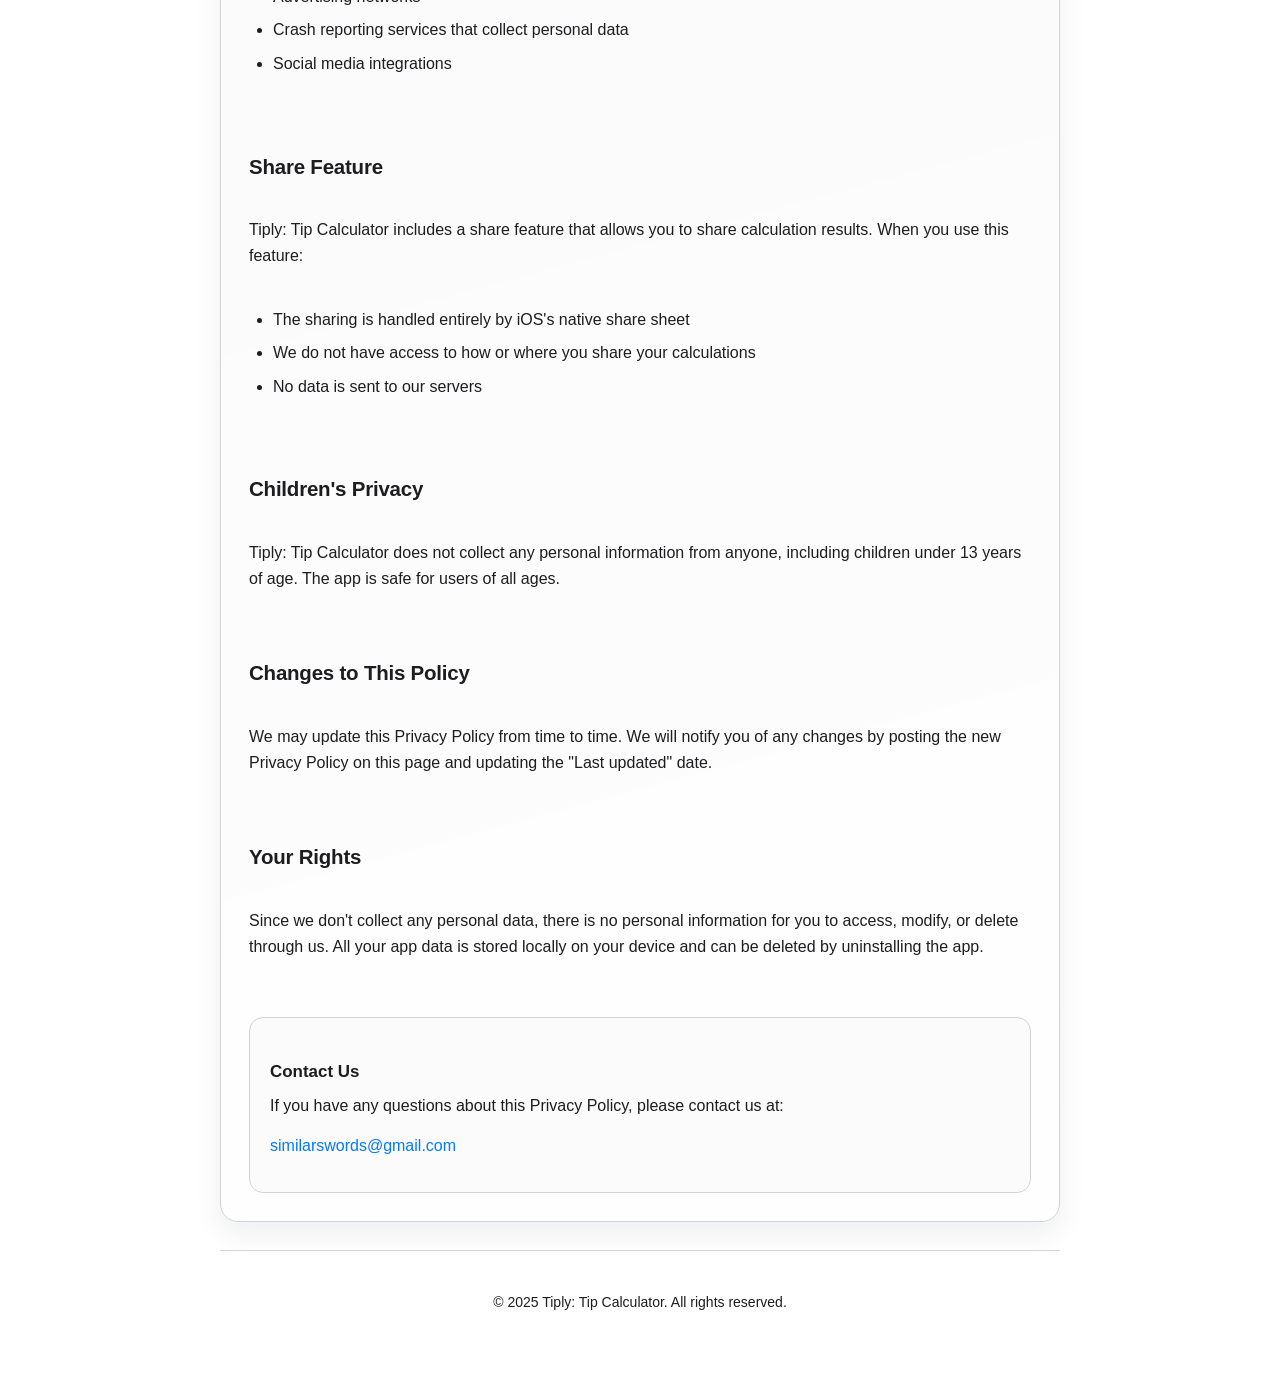
<file: tiply/privacy-policy.html>
<!DOCTYPE html>
<html lang="en">
<head>
    <meta charset="UTF-8">
    <meta name="viewport" content="width=device-width, initial-scale=1.0">
    <title>Privacy Policy - Tiply: Tip Calculator</title>
    <link rel="stylesheet" href="../style.css">
</head>
<body class="tiply-modern">
    <div class="top-bar">
        <a href="index.html" class="back-link">&larr; Back to Tiply: Tip Calculator</a>
    </div>

    <header>
        <h1>Privacy Policy</h1>
        <p class="subtitle">Tiply: Tip Calculator</p>
    </header>

    <main class="legal-content">
        <p><strong>Last updated:</strong> December 18, 2025</p>

        <h2>Overview</h2>
        <p>Tiply: Tip Calculator ("we", "our", or "the app") is committed to protecting your privacy. This Privacy Policy explains how we handle information when you use our tip calculator application.</p>

        <p><strong>The short version:</strong> Tiply: Tip Calculator does not collect, store, or share any personal data. Everything stays on your device.</p>

        <h2>Information We Collect</h2>
        <p><strong>We do not collect any personal information.</strong></p>
        <p>Tiply: Tip Calculator is designed with privacy in mind:</p>
        <ul>
            <li>No account creation required</li>
            <li>No personal data collection</li>
            <li>No analytics or tracking</li>
            <li>No advertising</li>
            <li>No third-party services that collect data</li>
        </ul>

        <h2>Data Storage</h2>
        <p>All app data (your preferences, settings, and calculations) is stored locally on your device using iOS's built-in storage mechanisms. This data:</p>
        <ul>
            <li>Never leaves your device</li>
            <li>Is not transmitted to any servers</li>
            <li>Is not accessible to us or any third parties</li>
            <li>Can be deleted by uninstalling the app</li>
        </ul>

        <h2>Third-Party Services</h2>
        <p>Tiply: Tip Calculator does not integrate with any third-party services that collect user data. We do not use:</p>
        <ul>
            <li>Analytics services</li>
            <li>Advertising networks</li>
            <li>Crash reporting services that collect personal data</li>
            <li>Social media integrations</li>
        </ul>

        <h2>Share Feature</h2>
        <p>Tiply: Tip Calculator includes a share feature that allows you to share calculation results. When you use this feature:</p>
        <ul>
            <li>The sharing is handled entirely by iOS's native share sheet</li>
            <li>We do not have access to how or where you share your calculations</li>
            <li>No data is sent to our servers</li>
        </ul>

        <h2>Children's Privacy</h2>
        <p>Tiply: Tip Calculator does not collect any personal information from anyone, including children under 13 years of age. The app is safe for users of all ages.</p>

        <h2>Changes to This Policy</h2>
        <p>We may update this Privacy Policy from time to time. We will notify you of any changes by posting the new Privacy Policy on this page and updating the "Last updated" date.</p>

        <h2>Your Rights</h2>
        <p>Since we don't collect any personal data, there is no personal information for you to access, modify, or delete through us. All your app data is stored locally on your device and can be deleted by uninstalling the app.</p>

        <div class="contact-info">
            <h3>Contact Us</h3>
            <p>If you have any questions about this Privacy Policy, please contact us at:</p>
            <p><a href="mailto:similarswords@gmail.com">similarswords@gmail.com</a></p>
        </div>
    </main>

    <footer>
        <p>&copy; 2025 Tiply: Tip Calculator. All rights reserved.</p>
    </footer>
</body>
</html>
</file>
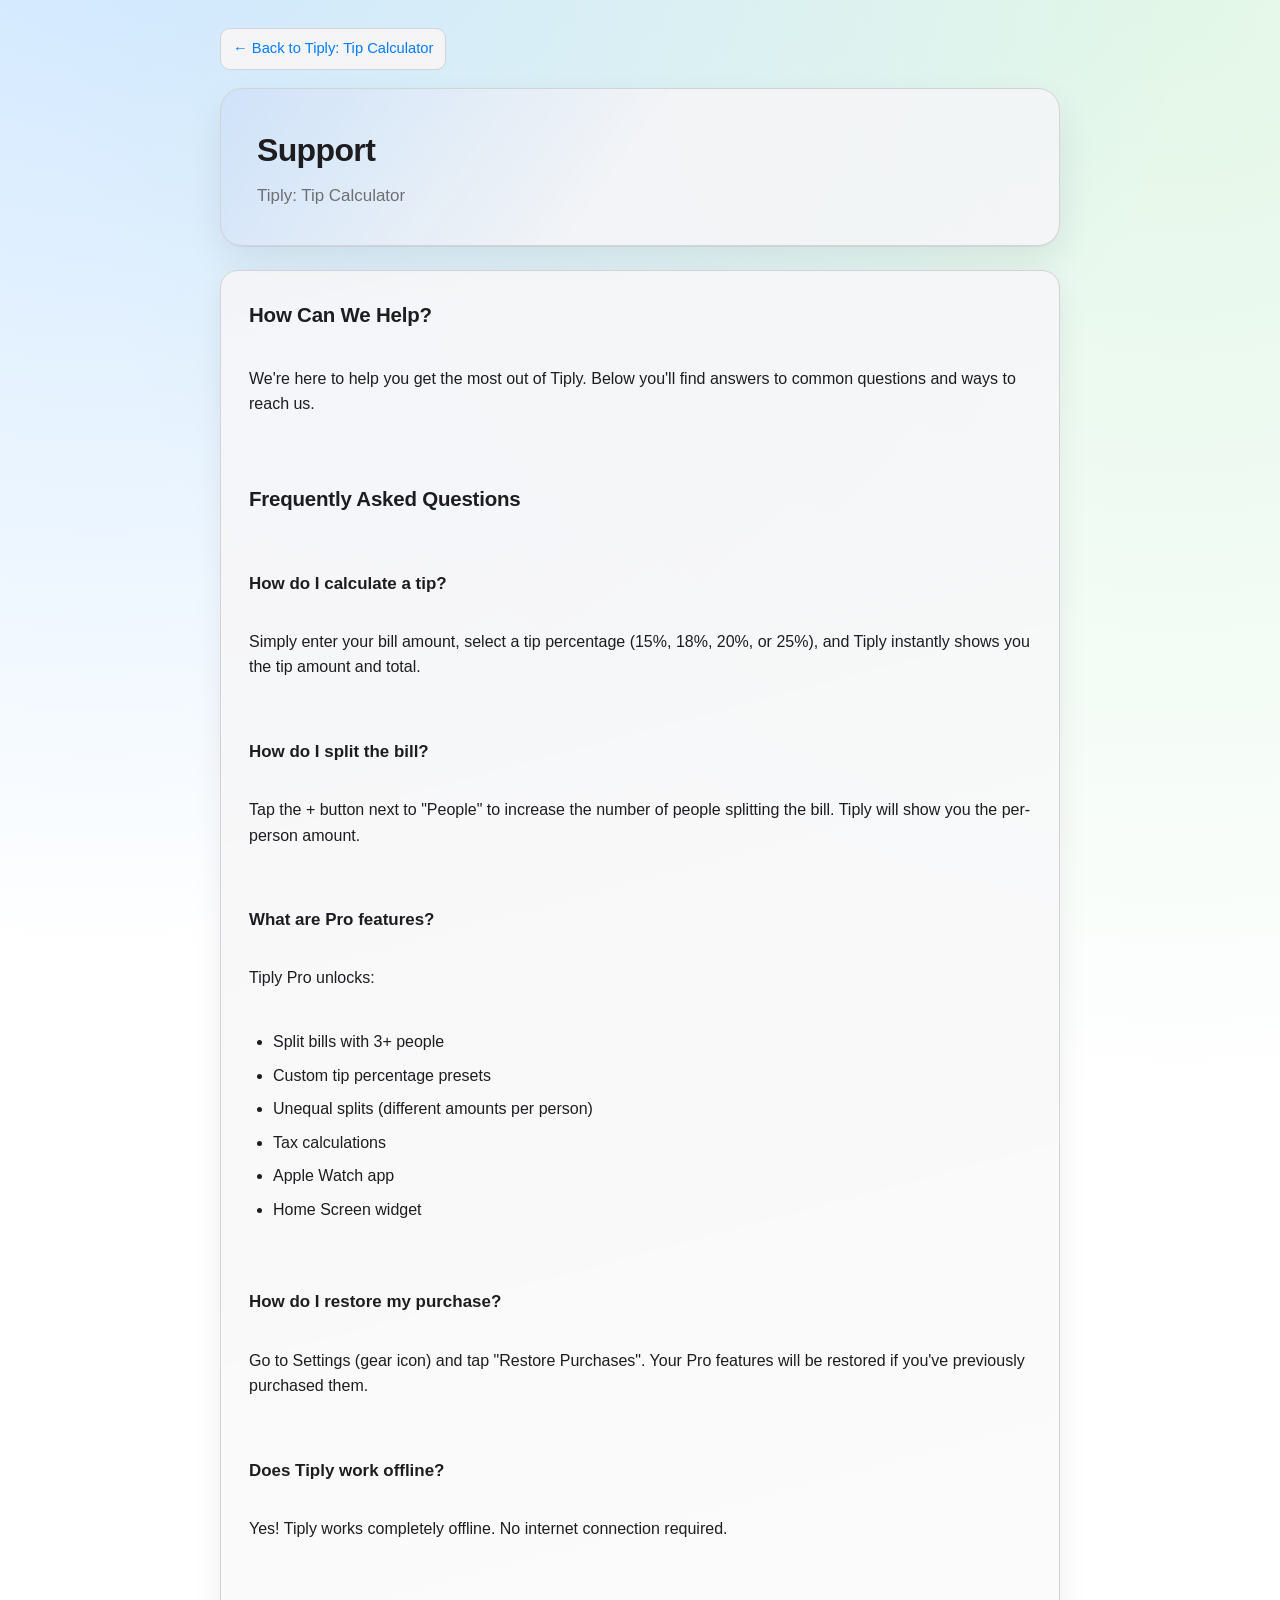
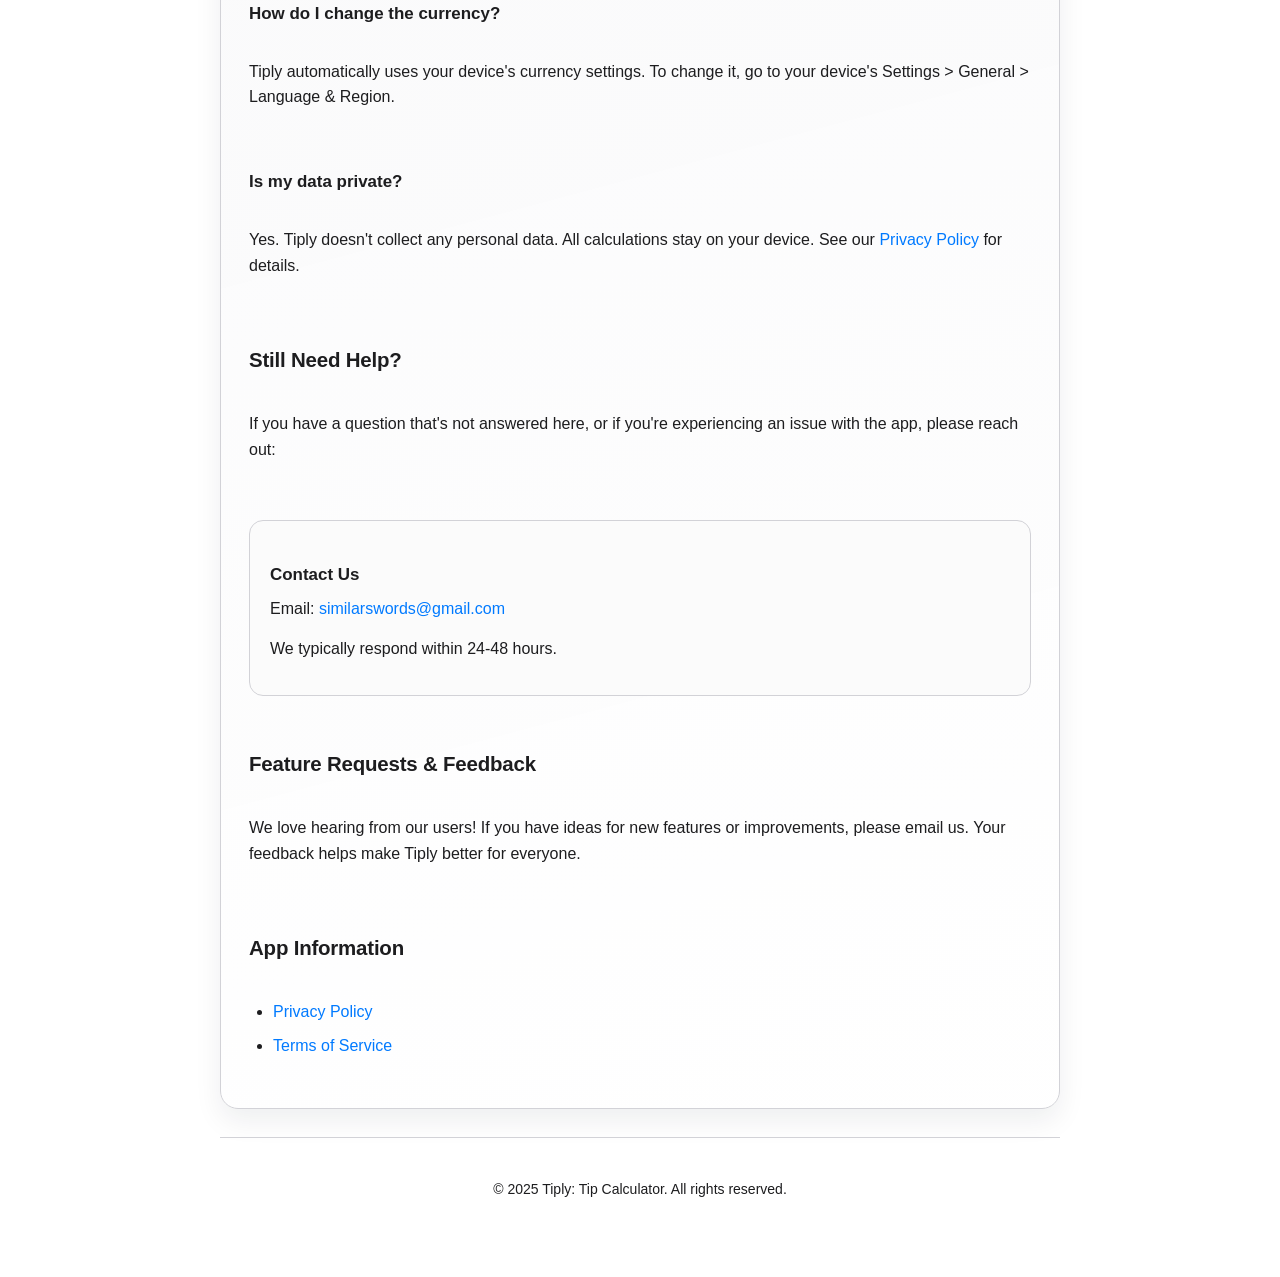
<file: tiply/support.html>
<!DOCTYPE html>
<html lang="en">
<head>
    <meta charset="UTF-8">
    <meta name="viewport" content="width=device-width, initial-scale=1.0">
    <title>Support - Tiply: Tip Calculator</title>
    <link rel="stylesheet" href="../style.css">
</head>
<body class="tiply-modern">
    <div class="top-bar">
        <a href="index.html" class="back-link">&larr; Back to Tiply: Tip Calculator</a>
    </div>

    <header>
        <h1>Support</h1>
        <p class="subtitle">Tiply: Tip Calculator</p>
    </header>

    <main class="legal-content">
        <h2>How Can We Help?</h2>
        <p>We're here to help you get the most out of Tiply. Below you'll find answers to common questions and ways to reach us.</p>

        <h2>Frequently Asked Questions</h2>

        <h3>How do I calculate a tip?</h3>
        <p>Simply enter your bill amount, select a tip percentage (15%, 18%, 20%, or 25%), and Tiply instantly shows you the tip amount and total.</p>

        <h3>How do I split the bill?</h3>
        <p>Tap the + button next to "People" to increase the number of people splitting the bill. Tiply will show you the per-person amount.</p>

        <h3>What are Pro features?</h3>
        <p>Tiply Pro unlocks:</p>
        <ul>
            <li>Split bills with 3+ people</li>
            <li>Custom tip percentage presets</li>
            <li>Unequal splits (different amounts per person)</li>
            <li>Tax calculations</li>
            <li>Apple Watch app</li>
            <li>Home Screen widget</li>
        </ul>

        <h3>How do I restore my purchase?</h3>
        <p>Go to Settings (gear icon) and tap "Restore Purchases". Your Pro features will be restored if you've previously purchased them.</p>

        <h3>Does Tiply work offline?</h3>
        <p>Yes! Tiply works completely offline. No internet connection required.</p>

        <h3>How do I change the currency?</h3>
        <p>Tiply automatically uses your device's currency settings. To change it, go to your device's Settings &gt; General &gt; Language &amp; Region.</p>

        <h3>Is my data private?</h3>
        <p>Yes. Tiply doesn't collect any personal data. All calculations stay on your device. See our <a href="privacy-policy.html">Privacy Policy</a> for details.</p>

        <h2>Still Need Help?</h2>
        <p>If you have a question that's not answered here, or if you're experiencing an issue with the app, please reach out:</p>

        <div class="contact-info">
            <h3>Contact Us</h3>
            <p>Email: <a href="mailto:similarswords@gmail.com">similarswords@gmail.com</a></p>
            <p>We typically respond within 24-48 hours.</p>
        </div>

        <h2>Feature Requests &amp; Feedback</h2>
        <p>We love hearing from our users! If you have ideas for new features or improvements, please email us. Your feedback helps make Tiply better for everyone.</p>

        <h2>App Information</h2>
        <ul>
            <li><a href="privacy-policy.html">Privacy Policy</a></li>
            <li><a href="terms-of-service.html">Terms of Service</a></li>
        </ul>
    </main>

    <footer>
        <p>&copy; 2025 Tiply: Tip Calculator. All rights reserved.</p>
    </footer>
</body>
</html>
</file>
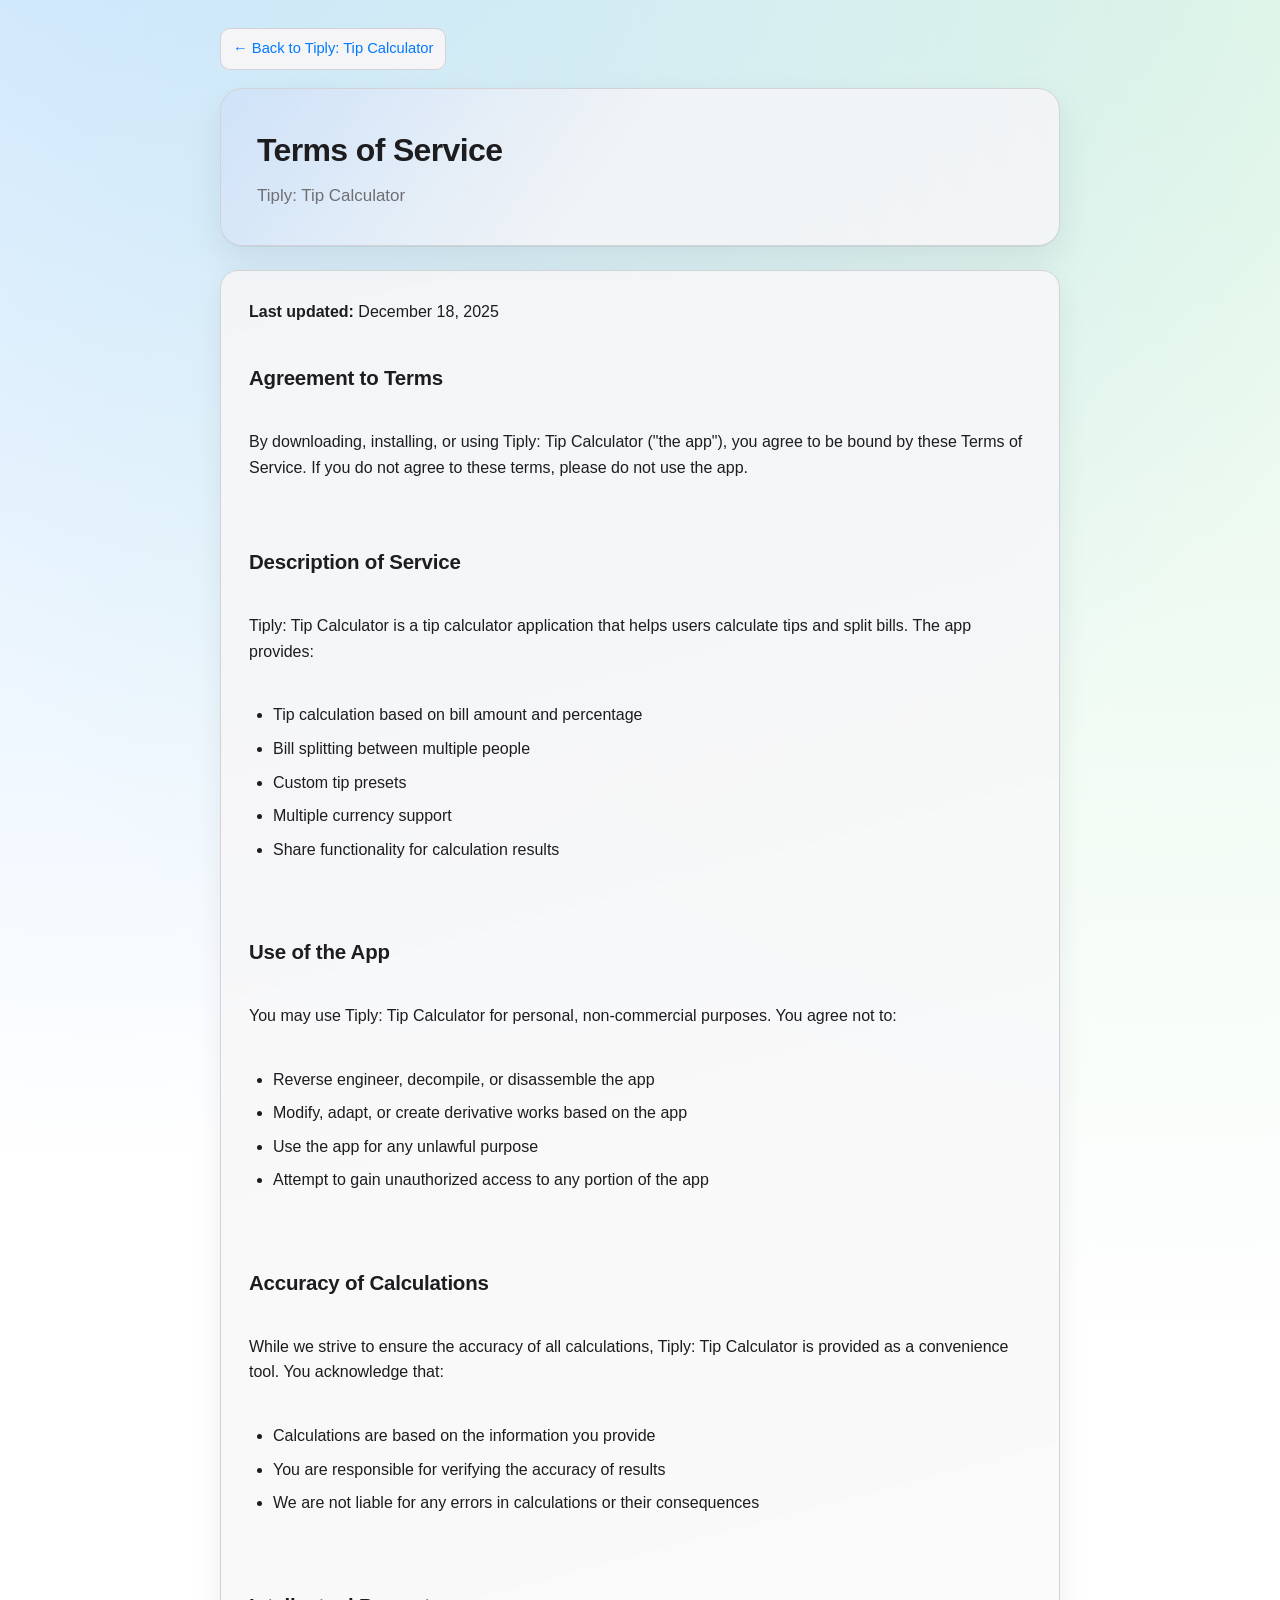
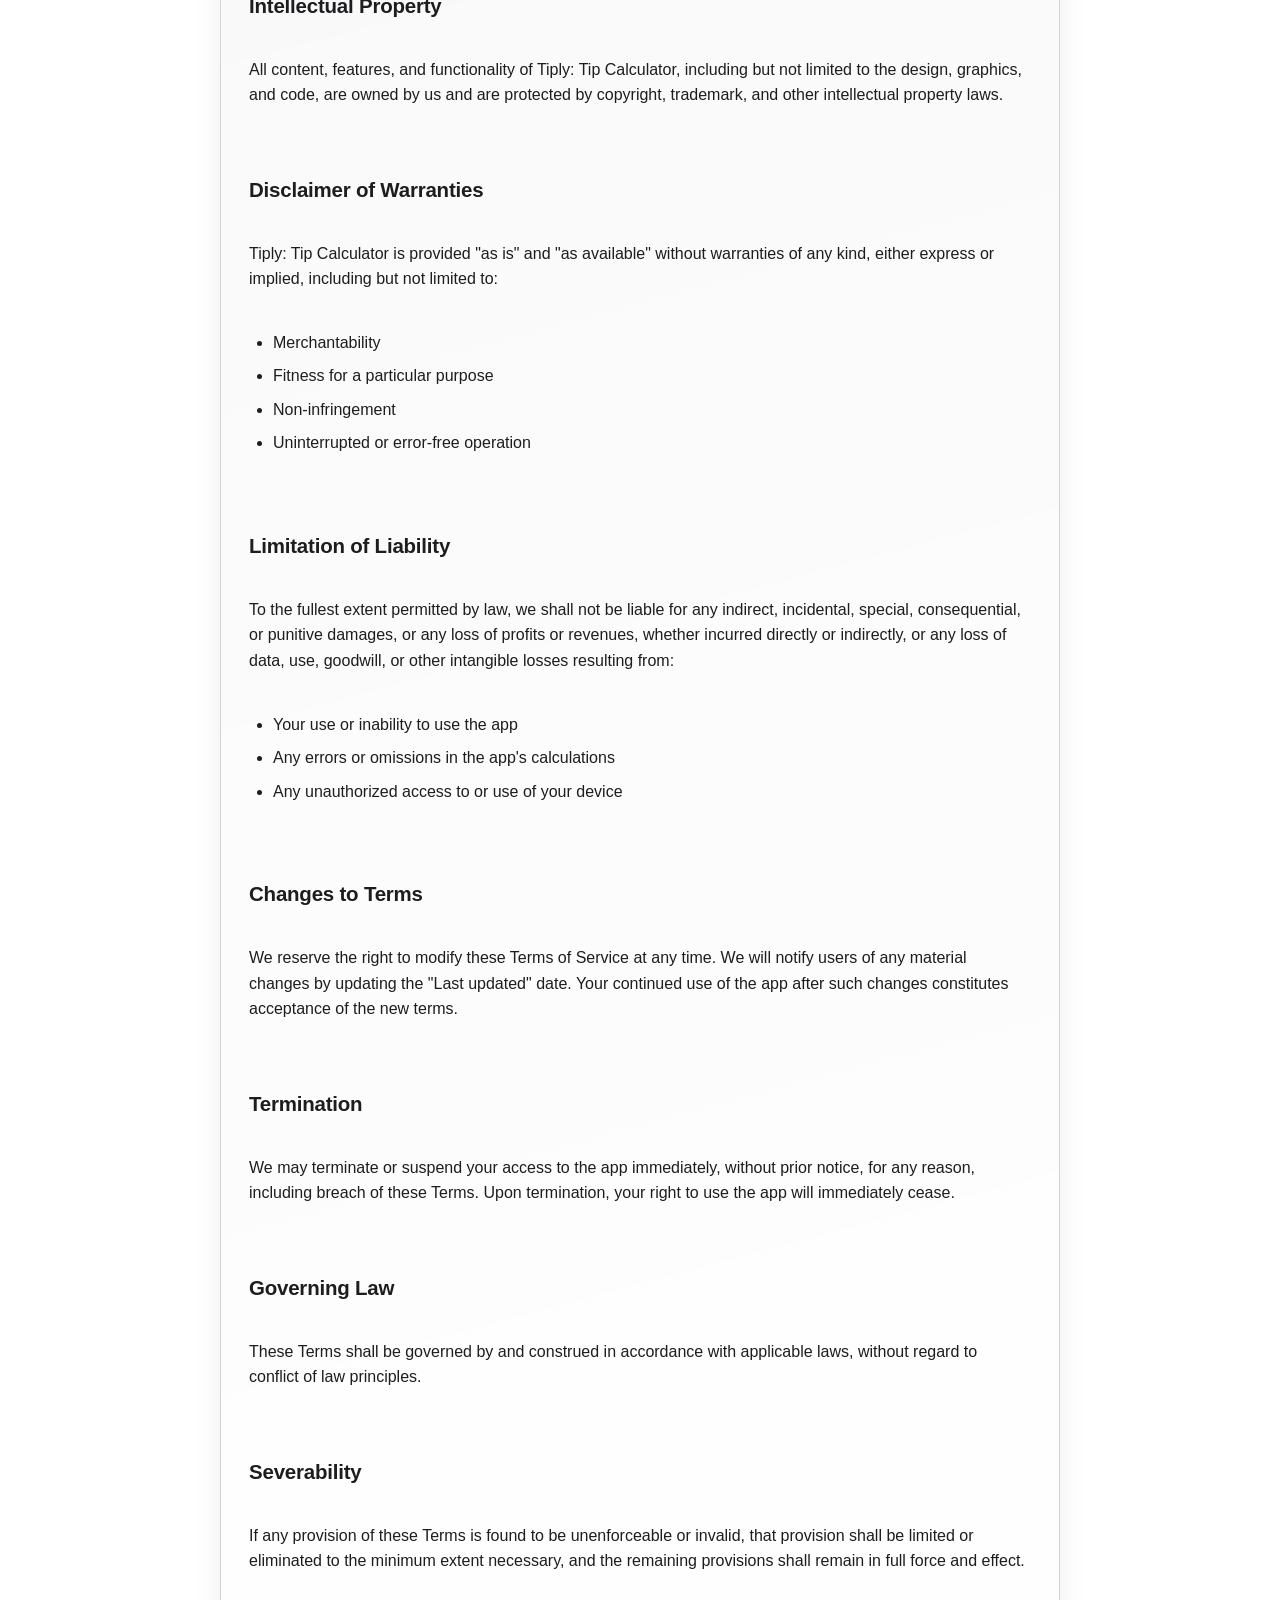
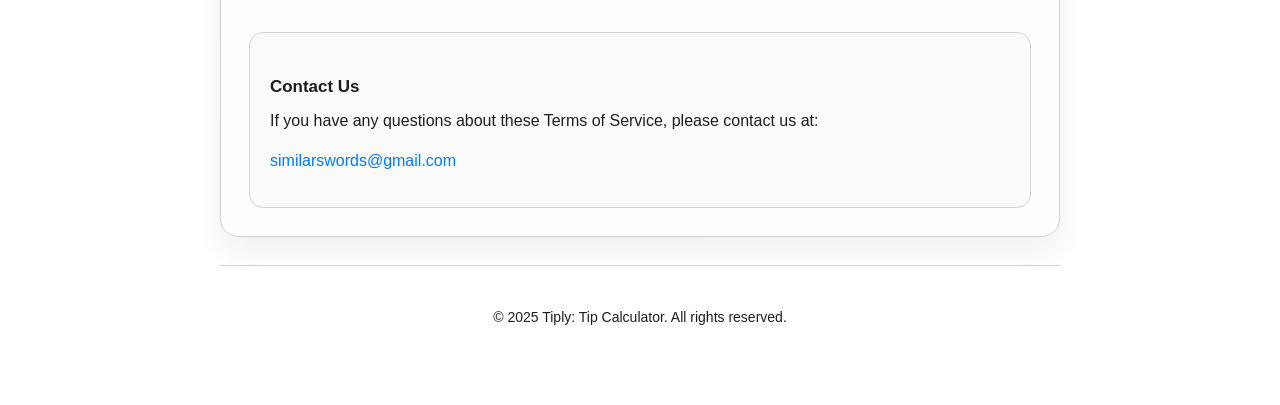
<file: tiply/terms-of-service.html>
<!DOCTYPE html>
<html lang="en">
<head>
    <meta charset="UTF-8">
    <meta name="viewport" content="width=device-width, initial-scale=1.0">
    <title>Terms of Service - Tiply: Tip Calculator</title>
    <link rel="stylesheet" href="../style.css">
</head>
<body class="tiply-modern">
    <div class="top-bar">
        <a href="index.html" class="back-link">&larr; Back to Tiply: Tip Calculator</a>
    </div>

    <header>
        <h1>Terms of Service</h1>
        <p class="subtitle">Tiply: Tip Calculator</p>
    </header>

    <main class="legal-content">
        <p><strong>Last updated:</strong> December 18, 2025</p>

        <h2>Agreement to Terms</h2>
        <p>By downloading, installing, or using Tiply: Tip Calculator ("the app"), you agree to be bound by these Terms of Service. If you do not agree to these terms, please do not use the app.</p>

        <h2>Description of Service</h2>
        <p>Tiply: Tip Calculator is a tip calculator application that helps users calculate tips and split bills. The app provides:</p>
        <ul>
            <li>Tip calculation based on bill amount and percentage</li>
            <li>Bill splitting between multiple people</li>
            <li>Custom tip presets</li>
            <li>Multiple currency support</li>
            <li>Share functionality for calculation results</li>
        </ul>

        <h2>Use of the App</h2>
        <p>You may use Tiply: Tip Calculator for personal, non-commercial purposes. You agree not to:</p>
        <ul>
            <li>Reverse engineer, decompile, or disassemble the app</li>
            <li>Modify, adapt, or create derivative works based on the app</li>
            <li>Use the app for any unlawful purpose</li>
            <li>Attempt to gain unauthorized access to any portion of the app</li>
        </ul>

        <h2>Accuracy of Calculations</h2>
        <p>While we strive to ensure the accuracy of all calculations, Tiply: Tip Calculator is provided as a convenience tool. You acknowledge that:</p>
        <ul>
            <li>Calculations are based on the information you provide</li>
            <li>You are responsible for verifying the accuracy of results</li>
            <li>We are not liable for any errors in calculations or their consequences</li>
        </ul>

        <h2>Intellectual Property</h2>
        <p>All content, features, and functionality of Tiply: Tip Calculator, including but not limited to the design, graphics, and code, are owned by us and are protected by copyright, trademark, and other intellectual property laws.</p>

        <h2>Disclaimer of Warranties</h2>
        <p>Tiply: Tip Calculator is provided "as is" and "as available" without warranties of any kind, either express or implied, including but not limited to:</p>
        <ul>
            <li>Merchantability</li>
            <li>Fitness for a particular purpose</li>
            <li>Non-infringement</li>
            <li>Uninterrupted or error-free operation</li>
        </ul>

        <h2>Limitation of Liability</h2>
        <p>To the fullest extent permitted by law, we shall not be liable for any indirect, incidental, special, consequential, or punitive damages, or any loss of profits or revenues, whether incurred directly or indirectly, or any loss of data, use, goodwill, or other intangible losses resulting from:</p>
        <ul>
            <li>Your use or inability to use the app</li>
            <li>Any errors or omissions in the app's calculations</li>
            <li>Any unauthorized access to or use of your device</li>
        </ul>

        <h2>Changes to Terms</h2>
        <p>We reserve the right to modify these Terms of Service at any time. We will notify users of any material changes by updating the "Last updated" date. Your continued use of the app after such changes constitutes acceptance of the new terms.</p>

        <h2>Termination</h2>
        <p>We may terminate or suspend your access to the app immediately, without prior notice, for any reason, including breach of these Terms. Upon termination, your right to use the app will immediately cease.</p>

        <h2>Governing Law</h2>
        <p>These Terms shall be governed by and construed in accordance with applicable laws, without regard to conflict of law principles.</p>

        <h2>Severability</h2>
        <p>If any provision of these Terms is found to be unenforceable or invalid, that provision shall be limited or eliminated to the minimum extent necessary, and the remaining provisions shall remain in full force and effect.</p>

        <div class="contact-info">
            <h3>Contact Us</h3>
            <p>If you have any questions about these Terms of Service, please contact us at:</p>
            <p><a href="mailto:similarswords@gmail.com">similarswords@gmail.com</a></p>
        </div>
    </main>

    <footer>
        <p>&copy; 2025 Tiply: Tip Calculator. All rights reserved.</p>
    </footer>
</body>
</html>
</file>
<file: style.css>
/* App Policies - Shared Styles */
:root {
    --primary-color: #007AFF;
    --text-color: #1d1d1f;
    --secondary-text: #6e6e73;
    --background: #ffffff;
    --card-background: #f5f5f7;
    --border-color: #d2d2d7;
}

@media (prefers-color-scheme: dark) {
    :root {
        --primary-color: #0a84ff;
        --text-color: #f5f5f7;
        --secondary-text: #a1a1a6;
        --background: #000000;
        --card-background: #1c1c1e;
        --border-color: #38383a;
    }
}

* {
    box-sizing: border-box;
    margin: 0;
    padding: 0;
}

body {
    font-family: -apple-system, BlinkMacSystemFont, 'SF Pro Text', 'Segoe UI', Roboto, Helvetica, Arial, sans-serif;
    line-height: 1.6;
    color: var(--text-color);
    background-color: var(--background);
    padding: 20px;
    max-width: 800px;
    margin: 0 auto;
}

header {
    text-align: center;
    padding: 40px 0;
    border-bottom: 1px solid var(--border-color);
    margin-bottom: 40px;
}

.app-icon {
    width: 80px;
    height: 80px;
    border-radius: 18px;
    margin-bottom: 16px;
}

h1 {
    font-size: 2rem;
    font-weight: 700;
    margin-bottom: 8px;
}

.subtitle {
    color: var(--secondary-text);
    font-size: 1rem;
}

h2 {
    font-size: 1.5rem;
    font-weight: 600;
    margin-top: 32px;
    margin-bottom: 16px;
    color: var(--text-color);
}

h3 {
    font-size: 1.1rem;
    font-weight: 600;
    margin-top: 24px;
    margin-bottom: 12px;
}

p {
    margin-bottom: 16px;
    color: var(--text-color);
}

ul, ol {
    margin-bottom: 16px;
    padding-left: 24px;
}

li {
    margin-bottom: 8px;
}

a {
    color: var(--primary-color);
    text-decoration: none;
}

a:hover {
    text-decoration: underline;
}

.contact-info {
    background-color: var(--card-background);
    padding: 20px;
    border-radius: 12px;
    margin-top: 32px;
}

.contact-info h3 {
    margin-top: 0;
}

footer {
    text-align: center;
    padding: 40px 0;
    margin-top: 40px;
    border-top: 1px solid var(--border-color);
    color: var(--secondary-text);
    font-size: 0.875rem;
}

.back-link {
    display: inline-block;
    margin-bottom: 20px;
    font-size: 0.875rem;
}

/* Index page specific */
.app-list {
    list-style: none;
    padding: 0;
}

.app-list li {
    background-color: var(--card-background);
    border-radius: 12px;
    padding: 20px;
    margin-bottom: 16px;
}

.app-list a {
    display: block;
    font-weight: 500;
}

.app-list .links {
    margin-top: 8px;
}

.app-list .links a {
    font-size: 0.875rem;
    margin-right: 16px;
}

/* Tiply modern theme (scoped to Tiply pages only) */
.tiply-modern {
    position: relative;
    max-width: 880px;
    padding-top: 28px;
    background:
        radial-gradient(circle at 8% -5%, rgba(10, 132, 255, 0.2), transparent 34%),
        radial-gradient(circle at 92% 0%, rgba(52, 199, 89, 0.14), transparent 36%),
        var(--background);
}

.tiply-modern .top-bar {
    display: flex;
    align-items: center;
    justify-content: space-between;
    gap: 12px;
    margin-bottom: 18px;
}

.tiply-modern .back-link {
    display: inline-flex;
    align-items: center;
    margin-bottom: 0;
    padding: 8px 12px;
    border-radius: 10px;
    background-color: var(--card-background);
    border: 1px solid var(--border-color);
    font-size: 0.92rem;
    font-weight: 500;
    transition: border-color 0.2s ease, transform 0.2s ease;
}

.tiply-modern .back-link:hover {
    text-decoration: none;
    transform: translateY(-1px);
    border-color: color-mix(in srgb, var(--primary-color) 34%, var(--border-color));
}

.tiply-modern header {
    text-align: left;
    border-bottom: 0;
    margin-bottom: 24px;
    padding: clamp(24px, 5vw, 36px);
    border-radius: 22px;
    border: 1px solid var(--border-color);
    background: var(--card-background);
    background:
        linear-gradient(125deg, color-mix(in srgb, var(--primary-color) 14%, transparent), transparent 48%),
        color-mix(in srgb, var(--card-background) 88%, transparent);
    box-shadow: 0 1px 0 rgba(60, 60, 67, 0.08), 0 16px 36px rgba(15, 23, 42, 0.08);
}

.tiply-modern header h1 {
    letter-spacing: -0.02em;
    margin-bottom: 6px;
}

.tiply-modern .subtitle {
    margin-bottom: 0;
    font-size: 1.06rem;
}

.tiply-modern main {
    display: grid;
    gap: 24px;
}

.tiply-modern .lead {
    margin-bottom: 0;
    font-size: 1.04rem;
    color: var(--secondary-text);
}

.tiply-modern .app-list {
    list-style: none;
    margin: 0;
    padding: 0;
    display: grid;
    gap: 10px;
}

.tiply-modern .app-list li {
    background-color: var(--card-background);
    background:
        linear-gradient(165deg, color-mix(in srgb, var(--card-background) 92%, transparent), color-mix(in srgb, var(--background) 88%, transparent));
    border: 1px solid var(--border-color);
    border-radius: 14px;
    padding: 16px 18px;
    margin-bottom: 0;
    transition: border-color 0.2s ease, transform 0.2s ease, box-shadow 0.2s ease;
}

.tiply-modern .app-list li:hover {
    transform: translateX(2px);
    border-color: color-mix(in srgb, var(--primary-color) 34%, var(--border-color));
    box-shadow: 0 12px 24px rgba(15, 23, 42, 0.08);
}

.tiply-modern .app-list li a {
    display: block;
    font-size: 1.02rem;
    font-weight: 600;
    margin-bottom: 6px;
}

.tiply-modern .app-list li p {
    margin-bottom: 0;
    color: var(--secondary-text);
}

.tiply-modern .legal-content {
    background-color: var(--card-background);
    background:
        linear-gradient(165deg, color-mix(in srgb, var(--card-background) 92%, transparent), color-mix(in srgb, var(--background) 90%, transparent));
    border: 1px solid var(--border-color);
    border-radius: 18px;
    padding: clamp(18px, 4vw, 28px);
    box-shadow: 0 12px 28px rgba(15, 23, 42, 0.07);
}

.tiply-modern .legal-content h2 {
    margin-top: 28px;
    margin-bottom: 10px;
    font-size: 1.28rem;
    letter-spacing: -0.01em;
}

.tiply-modern .legal-content h2:first-of-type {
    margin-top: 0;
}

.tiply-modern .legal-content h3 {
    margin-top: 20px;
    margin-bottom: 8px;
    font-size: 1.06rem;
}

.tiply-modern .legal-content p {
    margin-bottom: 14px;
}

.tiply-modern .legal-content ul,
.tiply-modern .legal-content ol {
    margin-bottom: 14px;
}

.tiply-modern .contact-info {
    margin-top: 20px;
    margin-bottom: 0;
    border: 1px solid var(--border-color);
    border-radius: 14px;
    background-color: color-mix(in srgb, var(--background) 55%, var(--card-background));
}

.tiply-modern footer {
    margin-top: 28px;
}

@media (max-width: 680px) {
    .tiply-modern {
        padding-top: 20px;
    }

    .tiply-modern .top-bar {
        flex-wrap: wrap;
        align-items: flex-start;
    }

    .tiply-modern .back-link {
        width: 100%;
    }

    .tiply-modern .legal-content {
        border-radius: 14px;
    }
}

/* Tiply About page extensions */
.tiply-about .language-switcher {
    margin-left: auto;
}

.tiply-about .language-switcher select {
    font-family: inherit;
    font-size: 0.875rem;
    font-weight: 500;
    padding: 8px 12px;
    border-radius: 10px;
    border: 1px solid var(--border-color);
    background-color: var(--card-background);
    background-color: color-mix(in srgb, var(--card-background) 82%, transparent);
    color: var(--text-color);
    cursor: pointer;
    min-width: 136px;
    transition: border-color 0.2s ease, box-shadow 0.2s ease;
}

.tiply-about .language-switcher select:focus-visible {
    outline: none;
    border-color: var(--primary-color);
    box-shadow: 0 0 0 3px rgba(10, 132, 255, 0.25);
    box-shadow: 0 0 0 3px color-mix(in srgb, var(--primary-color) 25%, transparent);
}

.tiply-about .hero-tagline {
    font-size: clamp(1rem, 2.4vw, 1.2rem);
    color: var(--secondary-text);
    margin-top: 14px;
    margin-bottom: 0;
    max-width: 44ch;
}

.tiply-about main {
    gap: 30px;
}

.tiply-about .feature-section h2,
.tiply-about .links-section h2 {
    margin-top: 0;
    margin-bottom: 14px;
    letter-spacing: -0.01em;
}

.tiply-about .features {
    display: grid;
    grid-template-columns: repeat(2, minmax(0, 1fr));
    gap: 14px;
}

.tiply-about .feature-card {
    position: relative;
    overflow: hidden;
    background: var(--card-background);
    background: linear-gradient(
        165deg,
        color-mix(in srgb, var(--card-background) 92%, transparent),
        color-mix(in srgb, var(--background) 88%, transparent)
    );
    border: 1px solid var(--border-color);
    border: 1px solid color-mix(in srgb, var(--border-color) 72%, transparent);
    border-radius: 16px;
    padding: 20px;
    min-height: 174px;
    transition: transform 0.22s ease, border-color 0.22s ease, box-shadow 0.22s ease;
}

.tiply-about .feature-card:hover {
    transform: translateY(-2px);
    border-color: color-mix(in srgb, var(--primary-color) 36%, var(--border-color));
    box-shadow: 0 12px 24px rgba(15, 23, 42, 0.08);
    box-shadow: 0 12px 24px color-mix(in srgb, var(--text-color) 8%, transparent);
}

.tiply-about .feature-card .icon {
    display: inline-flex;
    align-items: center;
    justify-content: center;
    width: 46px;
    height: 46px;
    border-radius: 12px;
    font-size: 1.75rem;
    margin-bottom: 10px;
    background: color-mix(in srgb, var(--primary-color) 12%, transparent);
}

.tiply-about .feature-card h3 {
    margin-top: 0;
    margin-bottom: 7px;
    line-height: 1.25;
}

.tiply-about .feature-card p {
    color: var(--secondary-text);
    font-size: 0.93rem;
    line-height: 1.55;
    margin-bottom: 0;
}

.tiply-about .cta-section {
    text-align: center;
    margin: 0;
    padding: 26px 20px;
    border-radius: 20px;
    border: 1px solid var(--border-color);
    border: 1px solid color-mix(in srgb, var(--border-color) 65%, transparent);
    background: var(--card-background);
    background:
        radial-gradient(circle at 50% -90%, color-mix(in srgb, var(--primary-color) 22%, transparent), transparent 68%),
        color-mix(in srgb, var(--card-background) 88%, transparent);
}

.tiply-about .app-store-badge {
    display: inline-block;
    margin: 0;
    transition: transform 0.2s ease, opacity 0.2s ease;
}

.tiply-about .app-store-badge:hover {
    transform: translateY(-1px);
    opacity: 0.95;
}

.tiply-about .app-store-badge img {
    height: 44px;
}

.tiply-about .links-section {
    margin-top: 0;
}

.tiply-about .links-section ul {
    list-style: none;
    padding: 0;
    margin: 0;
}

.tiply-about .links-section li {
    display: flex;
    align-items: center;
    justify-content: space-between;
    gap: 10px;
    background-color: var(--card-background);
    background-color: color-mix(in srgb, var(--card-background) 92%, transparent);
    border: 1px solid var(--border-color);
    border: 1px solid color-mix(in srgb, var(--border-color) 64%, transparent);
    border-radius: 14px;
    padding: 15px 18px;
    margin-bottom: 10px;
    transition: border-color 0.2s ease, transform 0.2s ease;
}

.tiply-about .links-section li:hover {
    transform: translateX(2px);
    border-color: color-mix(in srgb, var(--primary-color) 34%, var(--border-color));
}

.tiply-about .links-section li a {
    font-weight: 550;
    flex: 1;
}

.tiply-about .links-section li::after {
    content: "→";
    color: var(--secondary-text);
    font-weight: 700;
}

@media (max-width: 640px) {
    .tiply-about .language-switcher {
        margin-left: 0;
        width: 100%;
    }

    .tiply-about .language-switcher select {
        width: 100%;
    }

    .tiply-about .features {
        grid-template-columns: 1fr;
    }

    .tiply-about .feature-card {
        min-height: 0;
    }
}
</file>
